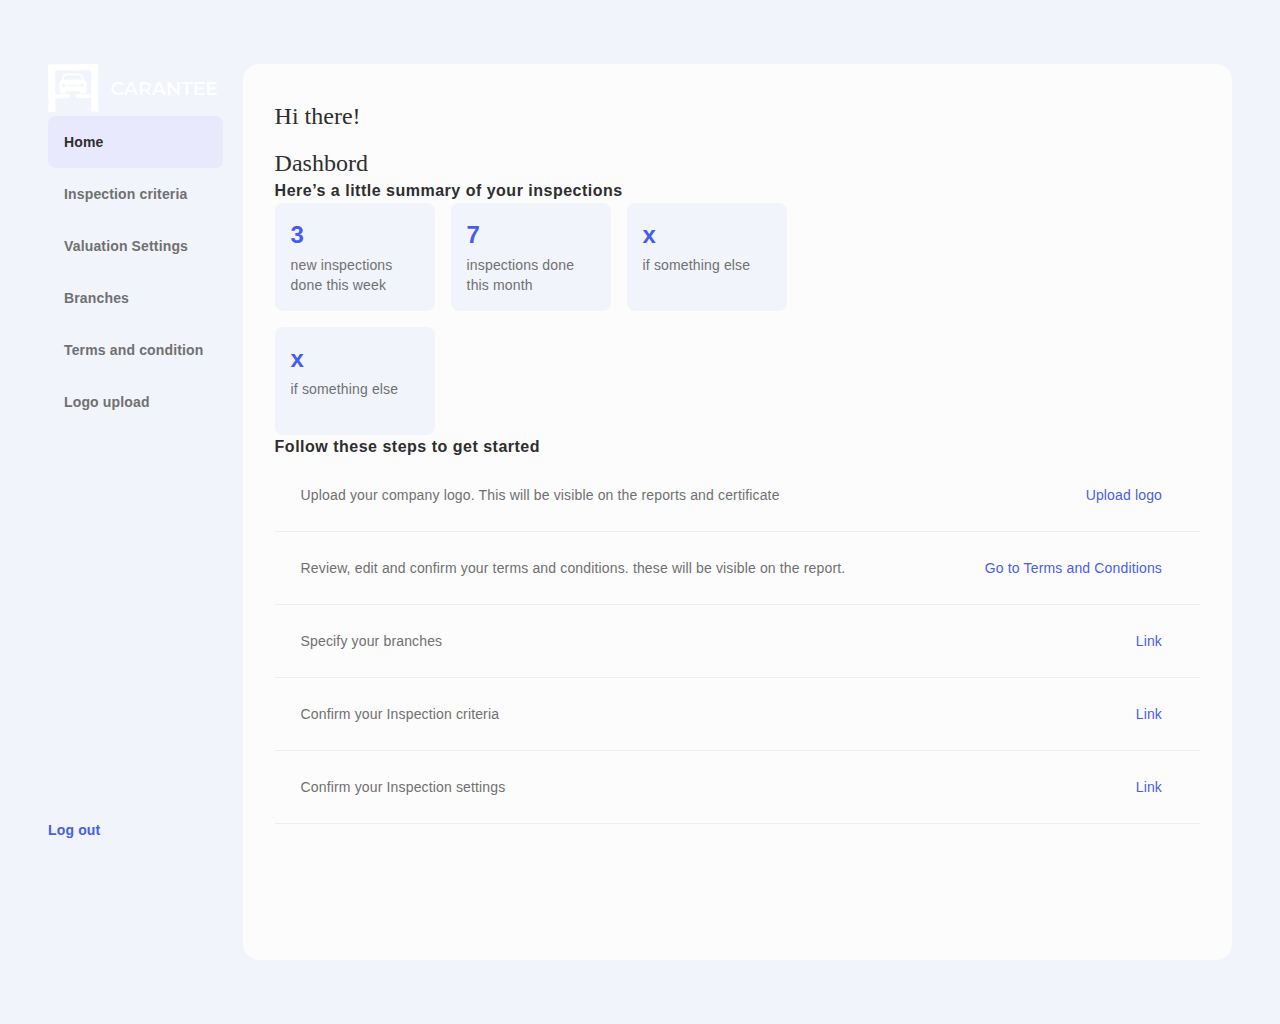
<file: index.html>
<!DOCTYPE html>
<html lang="en">

<head>
    <meta charset="UTF-8">
    <meta http-equiv="X-UA-Compatible" content="IE=edge">
    <meta name="viewport" content="width=device-width, initial-scale=1.0">
    <title>Document</title>
    <link rel="stylesheet" href="./assets/css/style.css">
    <link rel="stylesheet" href="./assets/css/responsive.css">
    <!-- CSS only -->
    <link href="https://cdn.jsdelivr.net/npm/bootstrap@5.2.0-beta1/dist/css/bootstrap.min.css" rel="stylesheet"
        integrity="sha384-0evHe/X+R7YkIZDRvuzKMRqM+OrBnVFBL6DOitfPri4tjfHxaWutUpFmBp4vmVor" crossorigin="anonymous">
    <!-- JavaScript Bundle with Popper -->
    <script src="https://cdn.jsdelivr.net/npm/bootstrap@5.2.0-beta1/dist/js/bootstrap.bundle.min.js"
        integrity="sha384-pprn3073KE6tl6bjs2QrFaJGz5/SUsLqktiwsUTF55Jfv3qYSDhgCecCxMW52nD2"
        crossorigin="anonymous"></script>
</head>

<body>
    <div class="wrapper">
        <div class="sidebar-dashbord">
            <div class="md-sidebar mb-2">
                <div class="logo" style="width: 300px">
                    <img src="./assets/imgs/carantee-logo.png" alt="LOGO">
                </div>
                <div class="closeicon">
                    <button class="sidebar-togglebtn btn-gray" type="button" data-bs-toggle="offcanvas"
                        data-bs-target="#staticBackdrop" aria-controls="staticBackdrop">
                        ☰
                    </button>

                    <div class="offcanvas offcanvas-start" data-bs-backdrop="static" tabindex="-1" id="staticBackdrop"
                        aria-labelledby="staticBackdropLabel" style="background: #f1f4fb;">
                        <div class="offcanvas-header">
                            <div class="logo" style="width:60%">
                                <img src="./assets/imgs/carantee-logo.png" alt="LOGO">
                            </div>
                            <button type="button" class="btn-close" data-bs-dismiss="offcanvas"
                                aria-label="Close"></button>
                        </div>
                        <div class="offcanvas-body">
                            <aside class="main-sidebar" id="sidebar" style="display: block;">
                                <ul class="navBar pt-3">
                                    <a href="index.html">
                                        <li class="active">Home</li>
                                    </a>
                                    <a href="inspectionCriteria.html">
                                        <li>Inspection criteria</li>
                                    </a>
                                    <a href="ValuationSettings.html">
                                        <li>Valuation Settings</li>
                                    </a>
                                    <a href="branches.html">
                                        <li>Branches</li>
                                    </a>
                                    <a href="terms&conditions.html">
                                        <li>Terms and condition</li>
                                    </a>
                                    <a href="logoUpload.html">
                                        <li>Logo upload</li>
                                    </a>
                                </ul>
                                <div class="logout" style="margin-top: 3rem;">
                                    <a href="#">Log out</a>
                                </div>
                            </aside>
                        </div>
                    </div>
                </div>
            </div>
            <aside class="main-sidebar" id="sidebar">
                <div class="logo mb-5">
                    <img src="./assets/imgs/carantee-logo.png" alt="LOGO">
                </div>
                <ul class="navBar pt-5">
                    <a href="index.html">
                        <li class="active">Home</li>
                    </a>
                    <a href="inspectionCriteria.html">
                        <li>Inspection criteria</li>
                    </a>
                    <a href="ValuationSettings.html">
                        <li>Valuation Settings</li>
                    </a>
                    <a href="branches.html">
                        <li>Branches</li>
                    </a>
                    <a href="terms&conditions.html">
                        <li>Terms and condition</li>
                    </a>
                    <a href="logoUpload.html">
                        <li>Logo upload</li>
                    </a>
                </ul>
                <div class="logout">
                    <a href="#">Log out</a>
                </div>
            </aside>
        </div>

        <div class="content-wrapper">
            <section class="content">
                <div class="content-head">
                    <h1 class="content-title mb-5">
                        Hi there!
                    </h1>
                </div>
                <div class="inspections-summary mb-5">
                    <h1 class="content-title">Dashbord</h1>
                    <p class="summary-title"> 
                        Here’s a little summary of your inspections</p>
                    <div class="summary-container">
                        <div class="summary-box">
                            <h6 class="box-title">3</h6>
                            <p class="box-description">
                                new inspections done this week
                            </p>
                        </div>
                        <div class="summary-box">
                            <h6 class="box-title">7</h6>
                            <p class="box-description">
                                inspections done this month
                            </p>
                        </div>
                        <div class="summary-box">
                            <h6 class="box-title">x</h6>
                            <p class="box-description">
                                if something else
                            </p>
                        </div>
                        <div class="summary-box">
                            <h6 class="box-title">x</h6>
                            <p class="box-description">
                                if something else
                            </p>
                        </div>
                    </div>

                </div>
                <h5 class="content-details pb-4">
                    Follow these steps to get started
                </h5>
                <div class="details-container">
                    <div class="details-text">
                        <p>Upload your company logo. This will be visible on the reports and certificate</p>
                    </div>
                    <div class="details-link">
                        <a href="#">Upload logo</a>
                    </div>
                </div>
                <div class="details-container">
                    <div class="details-text">
                        <p>Review, edit and confirm your terms and conditions. these will be visible on the report.
                        </p>
                    </div>
                    <div class="details-link">
                        <a href="#">Go to Terms and Conditions</a>
                    </div>
                </div>
                <div class="details-container">
                    <div class="details-text">
                        <p>Specify your branches</p>
                    </div>
                    <div class="details-link">
                        <a href="#">Link</a>
                    </div>
                </div>
                <div class="details-container">
                    <div class="details-text">
                        <p>Confirm your Inspection criteria</p>
                    </div>
                    <div class="details-link">
                        <a href="#">Link</a>
                    </div>
                </div>
                <div class="details-container">
                    <div class="details-text">
                        <p>Confirm your Inspection settings</p>
                    </div>
                    <div class="details-link">
                        <a href="#">Link</a>
                    </div>
                </div>
            </section>
        </div>
    </div>

</body>

</html>
</file>
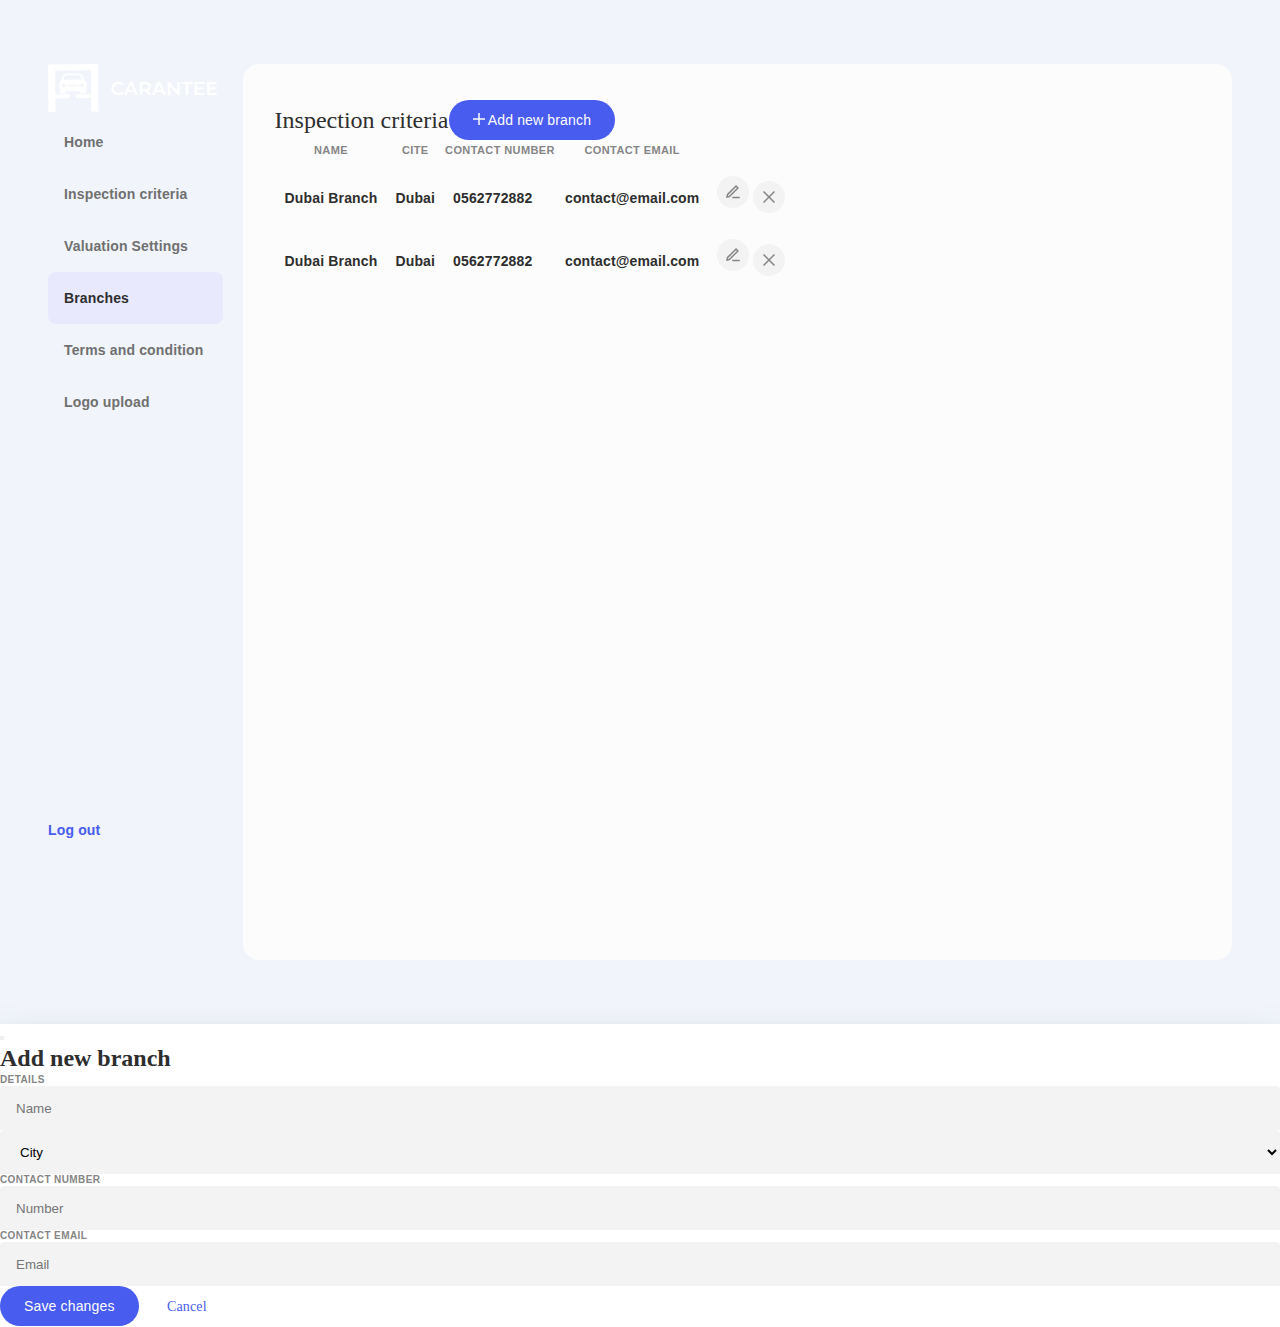
<file: branches.html>
<!DOCTYPE html>
<html lang="en">

<head>
    <meta charset="UTF-8">
    <meta http-equiv="X-UA-Compatible" content="IE=edge">
    <meta name="viewport" content="width=device-width, initial-scale=1.0">
    <title>Document</title>
    <link rel="stylesheet" href="./assets/css/style.css">
    <link rel="stylesheet" href="./assets/css/responsive.css">
    <!-- CSS only -->
    <link href="https://cdn.jsdelivr.net/npm/bootstrap@5.2.0-beta1/dist/css/bootstrap.min.css" rel="stylesheet"
        integrity="sha384-0evHe/X+R7YkIZDRvuzKMRqM+OrBnVFBL6DOitfPri4tjfHxaWutUpFmBp4vmVor" crossorigin="anonymous">
    <!-- JavaScript Bundle with Popper -->
    <script src="https://cdn.jsdelivr.net/npm/bootstrap@5.2.0-beta1/dist/js/bootstrap.bundle.min.js"
        integrity="sha384-pprn3073KE6tl6bjs2QrFaJGz5/SUsLqktiwsUTF55Jfv3qYSDhgCecCxMW52nD2"
        crossorigin="anonymous"></script>
</head>

<body>
    <div class="wrapper">
        <div class="sidebar-dashbord">
            <div class="md-sidebar mb-2">
                <div class="logo" style="width: 300px">
                    <img src="./assets/imgs/carantee-logo.png" alt="LOGO">
                </div>
                <div class="closeicon">
                    <button class="sidebar-togglebtn btn-gray" type="button" data-bs-toggle="offcanvas"
                        data-bs-target="#staticBackdrop" aria-controls="staticBackdrop">
                        ☰
                    </button>

                    <div class="offcanvas offcanvas-start" data-bs-backdrop="static" tabindex="-1" id="staticBackdrop"
                        aria-labelledby="staticBackdropLabel" style="background: #f1f4fb;">
                        <div class="offcanvas-header">
                            <div class="logo" style="width:60%">
                                <img src="./assets/imgs/carantee-logo.png" alt="LOGO">
                            </div>
                            <button type="button" class="btn-close" data-bs-dismiss="offcanvas"
                                aria-label="Close"></button>
                        </div>
                        <div class="offcanvas-body">
                            <aside class="main-sidebar" id="sidebar" style="display: block;">
                                <ul class="navBar pt-3">
                                    <a href="index.html">
                                        <li>Home</li>
                                    </a>
                                    <a href="inspectionCriteria.html">
                                        <li>Inspection criteria</li>
                                    </a>
                                    <a href="ValuationSettings.html">
                                        <li>Valuation Settings</li>
                                    </a>
                                    <a href="branches.html">
                                        <li class="active">Branches</li>
                                    </a>
                                    <a href="terms&conditions.html">
                                        <li>Terms and condition</li>
                                    </a>
                                    <a href="logoUpload.html">
                                        <li>Logo upload</li>
                                    </a>
                                </ul>
                                <div class="logout" style="margin-top: 3rem;">
                                    <a href="#">Log out</a>
                                </div>
                            </aside>
                        </div>
                    </div>
                </div>
            </div>
            <aside class="main-sidebar" id="sidebar">
                <div class="logo mb-5">
                    <img src="./assets/imgs/carantee-logo.png" alt="LOGO">
                </div>
                <ul class="navBar pt-5">
                    <a href="index.html">
                        <li>Home</li>
                    </a>
                    <a href="inspectionCriteria.html">
                        <li>Inspection criteria</li>
                    </a>
                    <a href="ValuationSettings.html">
                        <li>Valuation Settings</li>
                    </a>
                    <a href="branches.html">
                        <li class="active">Branches</li>
                    </a>
                    <a href="terms&conditions.html">
                        <li>Terms and condition</li>
                    </a>
                    <a href="logoUpload.html">
                        <li>Logo upload</li>
                    </a>
                </ul>
                <div class="logout">
                    <a href="#">Log out</a>
                </div>
            </aside>
        </div>

        <div class="content-wrapper">
            <section class="content">
                <div class="content-head justify-content-between">
                    <h1 class="content-title">
                        Inspection criteria
                    </h1>
                    <div class="d-flex align-items-center gap-2 flex-wrap">
                        <button type="button" class="blue-btn" data-bs-toggle="modal" data-bs-target="#exampleModal">
                            <svg class="me-2" width="12" height="12" viewBox="0 0 12 12" fill="none"
                                xmlns="http://www.w3.org/2000/svg">
                                <path d="M12 6.75H6.75V12H5.25V6.75H0V5.25H5.25V0H6.75V5.25H12V6.75Z" fill="#FCFCFC" />
                            </svg>
                            Add new branch
                        </button>
                    </div>
                </div>
                <div class="branches-table mt-5">
                    <table class="table table-hover">
                        <thead>
                            <tr class="branchesTable-title">
                                <th scope="col">Name</th>
                                <th scope="col">Cite</th>
                                <th scope="col">contact number</th>
                                <th scope="col">contact email</th>
                                <th scope="col"></th>
                            </tr>
                        </thead>
                        <tbody>
                            <tr class="branchesTable-description">
                                <td>Dubai Branch</td>
                                <td>Dubai</td>
                                <td>0562772882</td>
                                <td>contact@email.com</td>
                                <td>
                                    <div class="edit-delet-btn d-flex justify-content-center gap-2">
                                        <div class="tooltipbtn">
                                            <p>
                                                <svg width="24" height="24" viewBox="0 0 24 24" fill="none"
                                                    xmlns="http://www.w3.org/2000/svg">
                                                    <path d="M12 17.5049L18 17.5049" stroke="#858585" stroke-width="1.5"
                                                        stroke-linecap="square" stroke-linejoin="round" />
                                                    <path
                                                        d="M15.087 6L15.6173 5.46967C15.4766 5.32902 15.2859 5.25 15.087 5.25C14.888 5.25 14.6973 5.32902 14.5566 5.46967L15.087 6ZM6.47826 14.6087L5.94793 14.0784C5.84323 14.1831 5.77186 14.3164 5.74283 14.4616L6.47826 14.6087ZM6 17L5.26456 16.8529L5.04393 17.9561L6.14709 17.7354L6 17ZM8.3913 16.5217L8.53839 17.2572C8.68358 17.2281 8.81693 17.1568 8.92163 17.0521L8.3913 16.5217ZM17 7.91304L17.5303 8.44337C17.8232 8.15048 17.8232 7.67561 17.5303 7.38271L17 7.91304ZM14.5566 5.46967L5.94793 14.0784L7.00859 15.139L15.6173 6.53033L14.5566 5.46967ZM5.74283 14.4616L5.26456 16.8529L6.73544 17.1471L7.2137 14.7558L5.74283 14.4616ZM6.14709 17.7354L8.53839 17.2572L8.24422 15.7863L5.85291 16.2646L6.14709 17.7354ZM8.92163 17.0521L17.5303 8.44337L16.4697 7.38271L7.86097 15.9914L8.92163 17.0521ZM17.5303 7.38271L15.6173 5.46967L14.5566 6.53033L16.4697 8.44337L17.5303 7.38271Z"
                                                        fill="#858585" />
                                                </svg>
                                            </p>
                                            <span class="tooltiptext">Edit</span>
                                        </div>
                                        <div class="tooltipbtn">
                                            <p>
                                                <svg width="14" height="14" viewBox="0 0 14 14" fill="none"
                                                    xmlns="http://www.w3.org/2000/svg">
                                                    <path d="M11.9498 2.05029L2.05027 11.9498" stroke="#858585"
                                                        stroke-width="1.5" stroke-linecap="square"
                                                        stroke-linejoin="round" />
                                                    <path d="M2.05023 2.05029L11.9497 11.9498" stroke="#858585"
                                                        stroke-width="1.5" stroke-linecap="square"
                                                        stroke-linejoin="round" />
                                                </svg>
                                            </p>
                                            <span class="tooltiptext">Remove</span>
                                        </div>
                                    </div>
                                </td>
                            </tr>
                            <tr class="branchesTable-description">
                                <td>Dubai Branch</td>
                                <td>Dubai</td>
                                <td>0562772882</td>
                                <td>contact@email.com</td>
                                <td>
                                    <div class="edit-delet-btn d-flex justify-content-center gap-2">
                                        <div class="tooltipbtn">
                                            <p>
                                                <svg width="24" height="24" viewBox="0 0 24 24" fill="none"
                                                    xmlns="http://www.w3.org/2000/svg">
                                                    <path d="M12 17.5049L18 17.5049" stroke="#858585" stroke-width="1.5"
                                                        stroke-linecap="square" stroke-linejoin="round" />
                                                    <path
                                                        d="M15.087 6L15.6173 5.46967C15.4766 5.32902 15.2859 5.25 15.087 5.25C14.888 5.25 14.6973 5.32902 14.5566 5.46967L15.087 6ZM6.47826 14.6087L5.94793 14.0784C5.84323 14.1831 5.77186 14.3164 5.74283 14.4616L6.47826 14.6087ZM6 17L5.26456 16.8529L5.04393 17.9561L6.14709 17.7354L6 17ZM8.3913 16.5217L8.53839 17.2572C8.68358 17.2281 8.81693 17.1568 8.92163 17.0521L8.3913 16.5217ZM17 7.91304L17.5303 8.44337C17.8232 8.15048 17.8232 7.67561 17.5303 7.38271L17 7.91304ZM14.5566 5.46967L5.94793 14.0784L7.00859 15.139L15.6173 6.53033L14.5566 5.46967ZM5.74283 14.4616L5.26456 16.8529L6.73544 17.1471L7.2137 14.7558L5.74283 14.4616ZM6.14709 17.7354L8.53839 17.2572L8.24422 15.7863L5.85291 16.2646L6.14709 17.7354ZM8.92163 17.0521L17.5303 8.44337L16.4697 7.38271L7.86097 15.9914L8.92163 17.0521ZM17.5303 7.38271L15.6173 5.46967L14.5566 6.53033L16.4697 8.44337L17.5303 7.38271Z"
                                                        fill="#858585" />
                                                </svg>
                                            </p>
                                            <span class="tooltiptext">Edit</span>
                                        </div>
                                        <div class="tooltipbtn">
                                            <p>
                                                <svg width="14" height="14" viewBox="0 0 14 14" fill="none"
                                                    xmlns="http://www.w3.org/2000/svg">
                                                    <path d="M11.9498 2.05029L2.05027 11.9498" stroke="#858585"
                                                        stroke-width="1.5" stroke-linecap="square"
                                                        stroke-linejoin="round" />
                                                    <path d="M2.05023 2.05029L11.9497 11.9498" stroke="#858585"
                                                        stroke-width="1.5" stroke-linecap="square"
                                                        stroke-linejoin="round" />
                                                </svg>
                                            </p>
                                            <span class="tooltiptext">Remove</span>
                                        </div>
                                    </div>
                                </td>
                            </tr>
                        </tbody>
                    </table>
                </div>
            </section>
        </div>
    </div>


    <!-- Modal -->
    <div class="modal fade mt-5 pt-5" id="exampleModal" tabindex="-1" aria-labelledby="exampleModalLabel"
        aria-hidden="true">
        <div class="modal-dialog">
            <div class="modal-content p-3">
                <div class="modal-header">
                    <button type="button" class="btn-close" data-bs-dismiss="modal" aria-label="Close"></button>
                </div>
                <div class="modal-body">
                    <h5 class="modalTitle">Add new branch</h5>
                    <div class="modal-form mt-4 ">
                        <div class="row justify-content-center align-items-center mb-3">
                            <div class="col-2">
                                <p class="modalForm-title">
                                    details
                                </p>
                            </div>
                            <div class="col-5">
                                <input class="modalForm-input" type="text" placeholder="Name">
                            </div>
                            <div class="col-5">
                                <select class="modalForm-input pe-auto">
                                    <option selected>City</option>
                                    <option value="1">One</option>
                                    <option value="2">Two</option>
                                    <option value="3">Three</option>
                                </select>
                            </div>
                        </div>
                        <div class="row justify-content-center align-items-center mb-3">
                            <div class="col-2">
                                <p class="modalForm-title">
                                    contact number
                                </p>
                            </div>
                            <div class="col-10">
                                <input class="modalForm-input" type="text" placeholder="Number">
                            </div>
                        </div>
                        <div class="row justify-content-center align-items-center mb-3">
                            <div class="col-2">
                                <p class="modalForm-title">
                                    Contact email
                                </p>
                            </div>
                            <div class="col-10">
                                <input class="modalForm-input" type="text" placeholder="Email">
                            </div>
                        </div>
                    </div>
                </div>
                <div class="modal-footer justify-content-start">
                    <button type="button" class="blue-btn">Save changes</button>
                    <button type="button" class="revert-btn" data-bs-dismiss="modal">Cancel</button>
                </div>
            </div>
        </div>
    </div>
</body>

</html>
</file>
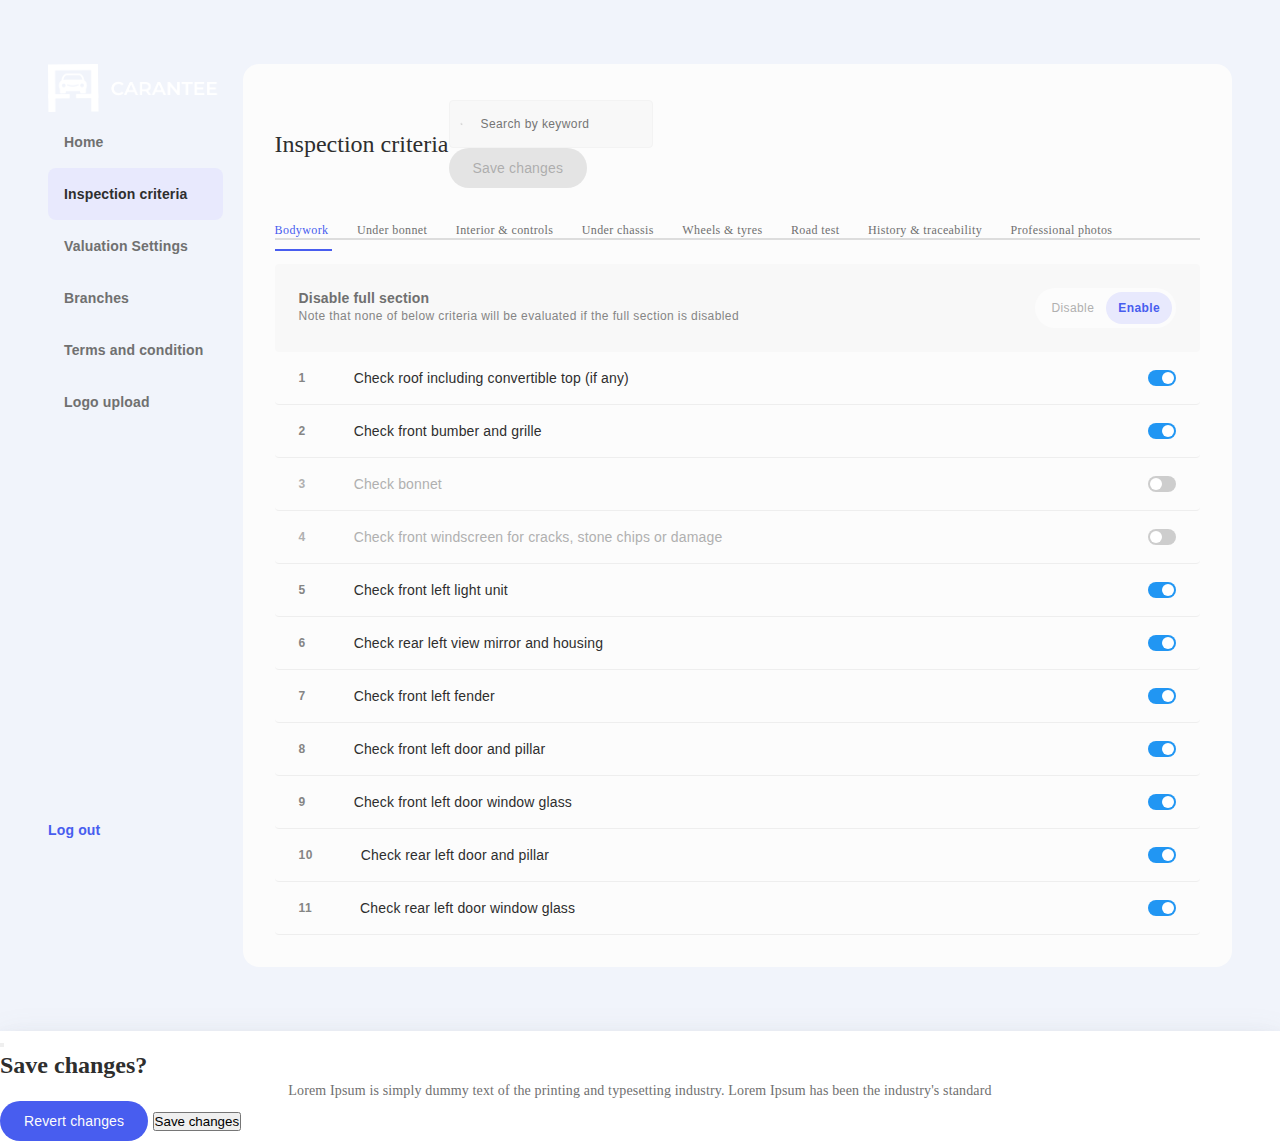
<file: inspectionCriteria.html>
<!DOCTYPE html>
<html lang="en">

<head>
    <meta charset="UTF-8">
    <meta http-equiv="X-UA-Compatible" content="IE=edge">
    <meta name="viewport" content="width=device-width, initial-scale=1.0">
    <title>Document</title>
    <link rel="stylesheet" href="./assets/css/style.css">
    <link rel="stylesheet" href="./assets/css/responsive.css">
    <!-- CSS only -->
    <link href="https://cdn.jsdelivr.net/npm/bootstrap@5.2.0-beta1/dist/css/bootstrap.min.css" rel="stylesheet"
        integrity="sha384-0evHe/X+R7YkIZDRvuzKMRqM+OrBnVFBL6DOitfPri4tjfHxaWutUpFmBp4vmVor" crossorigin="anonymous">
    <!-- JavaScript Bundle with Popper -->
    <script src="https://cdn.jsdelivr.net/npm/bootstrap@5.2.0-beta1/dist/js/bootstrap.bundle.min.js"
        integrity="sha384-pprn3073KE6tl6bjs2QrFaJGz5/SUsLqktiwsUTF55Jfv3qYSDhgCecCxMW52nD2"
        crossorigin="anonymous"></script>
</head>

<body>
    <div class="wrapper">
        <div class="sidebar-dashbord">
            <div class="md-sidebar mb-2">
                <div class="logo" style="width: 300px">
                    <img src="./assets/imgs/carantee-logo.png" alt="LOGO">
                </div>
                <div class="closeicon">
                    <button class="sidebar-togglebtn btn-gray" type="button" data-bs-toggle="offcanvas"
                        data-bs-target="#staticBackdrop" aria-controls="staticBackdrop">
                        ☰
                    </button>

                    <div class="offcanvas offcanvas-start" data-bs-backdrop="static" tabindex="-1" id="staticBackdrop"
                        aria-labelledby="staticBackdropLabel" style="background: #f1f4fb;">
                        <div class="offcanvas-header">
                            <div class="logo" style="width:60%">
                                <img src="./assets/imgs/carantee-logo.png" alt="LOGO">
                            </div>
                            <button type="button" class="btn-close" data-bs-dismiss="offcanvas"
                                aria-label="Close"></button>
                        </div>
                        <div class="offcanvas-body">
                            <aside class="main-sidebar" id="sidebar" style="display: block;">
                                <ul class="navBar pt-3">
                                    <a href="index.html">
                                        <li>Home</li>
                                    </a>
                                    <a href="inspectionCriteria.html">
                                        <li class="active">Inspection criteria</li>
                                    </a>
                                    <a href="ValuationSettings.html">
                                        <li>Valuation Settings</li>
                                    </a>
                                    <a href="branches.html">
                                        <li>Branches</li>
                                    </a>
                                    <a href="terms&conditions.html">
                                        <li>Terms and condition</li>
                                    </a>
                                    <a href="logoUpload.html">
                                        <li>Logo upload</li>
                                    </a>
                                </ul>
                                <div class="logout" style="margin-top: 3rem;">
                                    <a href="#">Log out</a>
                                </div>
                            </aside>
                        </div>
                    </div>
                </div>
            </div>
            <aside class="main-sidebar" id="sidebar">
                <div class="logo mb-5">
                    <img src="./assets/imgs/carantee-logo.png" alt="LOGO">
                </div>
                <ul class="navBar pt-5">
                    <a href="index.html">
                        <li>Home</li>
                    </a>
                    <a href="inspectionCriteria.html">
                        <li class="active">Inspection criteria</li>
                    </a>
                    <a href="ValuationSettings.html">
                        <li>Valuation Settings</li>
                    </a>
                    <a href="branches.html">
                        <li>Branches</li>
                    </a>
                    <a href="terms&conditions.html">
                        <li>Terms and condition</li>
                    </a>
                    <a href="logoUpload.html">
                        <li>Logo upload</li>
                    </a>
                </ul>
                <div class="logout">
                    <a href="#">Log out</a>
                </div>
            </aside>
        </div>

        <div class="content-wrapper">
            <div class="content">
                <div class="content-head justify-content-between">
                    <h1 class="content-title">
                        Inspection criteria
                    </h1>
                    <div class="d-flex align-items-center gap-2 flex-wrap">
                        <div class="inspection-search">
                            <svg width="24" height="24" viewBox="0 0 24 24" fill="none"
                                xmlns="http://www.w3.org/2000/svg">
                                <circle cx="11.0039" cy="11.4004" r="5.25" stroke="#858585" stroke-width="1.5" />
                                <path d="M15.6055 15.8008L17.998 18.1934" stroke="#858585" stroke-width="1.5"
                                    stroke-linecap="round" />
                            </svg>
                            <input type="search" class="search-input" placeholder="Search by keyword">
                        </div>
                        <button type="button" class="gray-btn" data-bs-toggle="modal"
                            data-bs-target="#exampleModal">Save changes</button>
                    </div>
                </div>
                <div class="content-nav">
                    <main>
                        <input class="content-input" id="tab1" type="radio" name="tabs" checked>
                        <label class="content-label" for="tab1">Bodywork
                            <span>
                                <svg width="16" height="16" viewBox="0 0 16 16" fill="none"
                                    xmlns="http://www.w3.org/2000/svg">
                                    <circle cx="8" cy="8" r="1.5" fill="#CDCDCD" />
                                    <path
                                        d="M2 8L1.46967 7.46968L0.93934 8.00001L1.46967 8.53034L2 8ZM14 8L14.5303 8.53034L15.0607 8.00001L14.5303 7.46968L14 8ZM11.5355 10.4645L11.0052 9.93413L11.5355 10.4645ZM4.46448 10.4645L3.93415 10.9948L4.46448 10.4645ZM11.5355 5.53553L11.0052 6.06586L11.5355 5.53553ZM2.53033 8.53033L4.99479 6.06586L3.93412 5.0052L1.46967 7.46968L2.53033 8.53033ZM11.0052 6.06586L13.4697 8.53033L14.5303 7.46968L12.0659 5.0052L11.0052 6.06586ZM13.4697 7.46967L11.0052 9.93413L12.0658 10.9948L14.5303 8.53034L13.4697 7.46967ZM4.99481 9.93413L2.53033 7.46967L1.46967 8.53034L3.93415 10.9948L4.99481 9.93413ZM11.0052 9.93413C9.34547 11.5938 6.65453 11.5938 4.99481 9.93413L3.93415 10.9948C6.17966 13.2403 9.82034 13.2403 12.0658 10.9948L11.0052 9.93413ZM4.99479 6.06586C6.65452 4.40611 9.34548 4.40611 11.0052 6.06586L12.0659 5.0052C9.82036 2.75967 6.17964 2.75966 3.93412 5.0052L4.99479 6.06586Z"
                                        fill="#CDCDCD" />
                                    <path d="M3 13L13 3" stroke="#CDCDCD" stroke-width="1.5" />
                                </svg>
                            </span>
                        </label>
                        <input class="content-input" id="tab2" type="radio" name="tabs">
                        <label class="content-label" for="tab2">Under bonnet
                            <span>
                                <svg width="16" height="16" viewBox="0 0 16 16" fill="none"
                                    xmlns="http://www.w3.org/2000/svg">
                                    <circle cx="8" cy="8" r="1.5" fill="#CDCDCD" />
                                    <path
                                        d="M2 8L1.46967 7.46968L0.93934 8.00001L1.46967 8.53034L2 8ZM14 8L14.5303 8.53034L15.0607 8.00001L14.5303 7.46968L14 8ZM11.5355 10.4645L11.0052 9.93413L11.5355 10.4645ZM4.46448 10.4645L3.93415 10.9948L4.46448 10.4645ZM11.5355 5.53553L11.0052 6.06586L11.5355 5.53553ZM2.53033 8.53033L4.99479 6.06586L3.93412 5.0052L1.46967 7.46968L2.53033 8.53033ZM11.0052 6.06586L13.4697 8.53033L14.5303 7.46968L12.0659 5.0052L11.0052 6.06586ZM13.4697 7.46967L11.0052 9.93413L12.0658 10.9948L14.5303 8.53034L13.4697 7.46967ZM4.99481 9.93413L2.53033 7.46967L1.46967 8.53034L3.93415 10.9948L4.99481 9.93413ZM11.0052 9.93413C9.34547 11.5938 6.65453 11.5938 4.99481 9.93413L3.93415 10.9948C6.17966 13.2403 9.82034 13.2403 12.0658 10.9948L11.0052 9.93413ZM4.99479 6.06586C6.65452 4.40611 9.34548 4.40611 11.0052 6.06586L12.0659 5.0052C9.82036 2.75967 6.17964 2.75966 3.93412 5.0052L4.99479 6.06586Z"
                                        fill="#CDCDCD" />
                                    <path d="M3 13L13 3" stroke="#CDCDCD" stroke-width="1.5" />
                                </svg>
                            </span>
                        </label>
                        <input class="content-input" id="tab3" type="radio" name="tabs">
                        <label class="content-label" for="tab3">Interior & controls
                            <span>
                                <svg width="16" height="16" viewBox="0 0 16 16" fill="none"
                                    xmlns="http://www.w3.org/2000/svg">
                                    <circle cx="8" cy="8" r="1.5" fill="#CDCDCD" />
                                    <path
                                        d="M2 8L1.46967 7.46968L0.93934 8.00001L1.46967 8.53034L2 8ZM14 8L14.5303 8.53034L15.0607 8.00001L14.5303 7.46968L14 8ZM11.5355 10.4645L11.0052 9.93413L11.5355 10.4645ZM4.46448 10.4645L3.93415 10.9948L4.46448 10.4645ZM11.5355 5.53553L11.0052 6.06586L11.5355 5.53553ZM2.53033 8.53033L4.99479 6.06586L3.93412 5.0052L1.46967 7.46968L2.53033 8.53033ZM11.0052 6.06586L13.4697 8.53033L14.5303 7.46968L12.0659 5.0052L11.0052 6.06586ZM13.4697 7.46967L11.0052 9.93413L12.0658 10.9948L14.5303 8.53034L13.4697 7.46967ZM4.99481 9.93413L2.53033 7.46967L1.46967 8.53034L3.93415 10.9948L4.99481 9.93413ZM11.0052 9.93413C9.34547 11.5938 6.65453 11.5938 4.99481 9.93413L3.93415 10.9948C6.17966 13.2403 9.82034 13.2403 12.0658 10.9948L11.0052 9.93413ZM4.99479 6.06586C6.65452 4.40611 9.34548 4.40611 11.0052 6.06586L12.0659 5.0052C9.82036 2.75967 6.17964 2.75966 3.93412 5.0052L4.99479 6.06586Z"
                                        fill="#CDCDCD" />
                                    <path d="M3 13L13 3" stroke="#CDCDCD" stroke-width="1.5" />
                                </svg>
                            </span>
                        </label>
                        <input class="content-input" id="tab4" type="radio" name="tabs">
                        <label class="content-label" for="tab4">Under chassis
                            <span>
                                <svg width="16" height="16" viewBox="0 0 16 16" fill="none"
                                    xmlns="http://www.w3.org/2000/svg">
                                    <circle cx="8" cy="8" r="1.5" fill="#CDCDCD" />
                                    <path
                                        d="M2 8L1.46967 7.46968L0.93934 8.00001L1.46967 8.53034L2 8ZM14 8L14.5303 8.53034L15.0607 8.00001L14.5303 7.46968L14 8ZM11.5355 10.4645L11.0052 9.93413L11.5355 10.4645ZM4.46448 10.4645L3.93415 10.9948L4.46448 10.4645ZM11.5355 5.53553L11.0052 6.06586L11.5355 5.53553ZM2.53033 8.53033L4.99479 6.06586L3.93412 5.0052L1.46967 7.46968L2.53033 8.53033ZM11.0052 6.06586L13.4697 8.53033L14.5303 7.46968L12.0659 5.0052L11.0052 6.06586ZM13.4697 7.46967L11.0052 9.93413L12.0658 10.9948L14.5303 8.53034L13.4697 7.46967ZM4.99481 9.93413L2.53033 7.46967L1.46967 8.53034L3.93415 10.9948L4.99481 9.93413ZM11.0052 9.93413C9.34547 11.5938 6.65453 11.5938 4.99481 9.93413L3.93415 10.9948C6.17966 13.2403 9.82034 13.2403 12.0658 10.9948L11.0052 9.93413ZM4.99479 6.06586C6.65452 4.40611 9.34548 4.40611 11.0052 6.06586L12.0659 5.0052C9.82036 2.75967 6.17964 2.75966 3.93412 5.0052L4.99479 6.06586Z"
                                        fill="#CDCDCD" />
                                    <path d="M3 13L13 3" stroke="#CDCDCD" stroke-width="1.5" />
                                </svg>
                            </span>
                        </label>
                        <input class="content-input" id="tab5" type="radio" name="tabs">
                        <label class="content-label" for="tab5">Wheels & tyres
                            <span>
                                <svg width="16" height="16" viewBox="0 0 16 16" fill="none"
                                    xmlns="http://www.w3.org/2000/svg">
                                    <circle cx="8" cy="8" r="1.5" fill="#CDCDCD" />
                                    <path
                                        d="M2 8L1.46967 7.46968L0.93934 8.00001L1.46967 8.53034L2 8ZM14 8L14.5303 8.53034L15.0607 8.00001L14.5303 7.46968L14 8ZM11.5355 10.4645L11.0052 9.93413L11.5355 10.4645ZM4.46448 10.4645L3.93415 10.9948L4.46448 10.4645ZM11.5355 5.53553L11.0052 6.06586L11.5355 5.53553ZM2.53033 8.53033L4.99479 6.06586L3.93412 5.0052L1.46967 7.46968L2.53033 8.53033ZM11.0052 6.06586L13.4697 8.53033L14.5303 7.46968L12.0659 5.0052L11.0052 6.06586ZM13.4697 7.46967L11.0052 9.93413L12.0658 10.9948L14.5303 8.53034L13.4697 7.46967ZM4.99481 9.93413L2.53033 7.46967L1.46967 8.53034L3.93415 10.9948L4.99481 9.93413ZM11.0052 9.93413C9.34547 11.5938 6.65453 11.5938 4.99481 9.93413L3.93415 10.9948C6.17966 13.2403 9.82034 13.2403 12.0658 10.9948L11.0052 9.93413ZM4.99479 6.06586C6.65452 4.40611 9.34548 4.40611 11.0052 6.06586L12.0659 5.0052C9.82036 2.75967 6.17964 2.75966 3.93412 5.0052L4.99479 6.06586Z"
                                        fill="#CDCDCD" />
                                    <path d="M3 13L13 3" stroke="#CDCDCD" stroke-width="1.5" />
                                </svg>
                            </span>
                        </label>
                        <input class="content-input" id="tab6" type="radio" name="tabs">
                        <label class="content-label" for="tab6">Road test
                            <span>
                                <svg width="16" height="16" viewBox="0 0 16 16" fill="none"
                                    xmlns="http://www.w3.org/2000/svg">
                                    <circle cx="8" cy="8" r="1.5" fill="#CDCDCD" />
                                    <path
                                        d="M2 8L1.46967 7.46968L0.93934 8.00001L1.46967 8.53034L2 8ZM14 8L14.5303 8.53034L15.0607 8.00001L14.5303 7.46968L14 8ZM11.5355 10.4645L11.0052 9.93413L11.5355 10.4645ZM4.46448 10.4645L3.93415 10.9948L4.46448 10.4645ZM11.5355 5.53553L11.0052 6.06586L11.5355 5.53553ZM2.53033 8.53033L4.99479 6.06586L3.93412 5.0052L1.46967 7.46968L2.53033 8.53033ZM11.0052 6.06586L13.4697 8.53033L14.5303 7.46968L12.0659 5.0052L11.0052 6.06586ZM13.4697 7.46967L11.0052 9.93413L12.0658 10.9948L14.5303 8.53034L13.4697 7.46967ZM4.99481 9.93413L2.53033 7.46967L1.46967 8.53034L3.93415 10.9948L4.99481 9.93413ZM11.0052 9.93413C9.34547 11.5938 6.65453 11.5938 4.99481 9.93413L3.93415 10.9948C6.17966 13.2403 9.82034 13.2403 12.0658 10.9948L11.0052 9.93413ZM4.99479 6.06586C6.65452 4.40611 9.34548 4.40611 11.0052 6.06586L12.0659 5.0052C9.82036 2.75967 6.17964 2.75966 3.93412 5.0052L4.99479 6.06586Z"
                                        fill="#CDCDCD" />
                                    <path d="M3 13L13 3" stroke="#CDCDCD" stroke-width="1.5" />
                                </svg>
                            </span>
                        </label>
                        <input class="content-input" id="tab7" type="radio" name="tabs">
                        <label class="content-label" for="tab7">History & traceability
                            <span>
                                <svg width="16" height="16" viewBox="0 0 16 16" fill="none"
                                    xmlns="http://www.w3.org/2000/svg">
                                    <circle cx="8" cy="8" r="1.5" fill="#CDCDCD" />
                                    <path
                                        d="M2 8L1.46967 7.46968L0.93934 8.00001L1.46967 8.53034L2 8ZM14 8L14.5303 8.53034L15.0607 8.00001L14.5303 7.46968L14 8ZM11.5355 10.4645L11.0052 9.93413L11.5355 10.4645ZM4.46448 10.4645L3.93415 10.9948L4.46448 10.4645ZM11.5355 5.53553L11.0052 6.06586L11.5355 5.53553ZM2.53033 8.53033L4.99479 6.06586L3.93412 5.0052L1.46967 7.46968L2.53033 8.53033ZM11.0052 6.06586L13.4697 8.53033L14.5303 7.46968L12.0659 5.0052L11.0052 6.06586ZM13.4697 7.46967L11.0052 9.93413L12.0658 10.9948L14.5303 8.53034L13.4697 7.46967ZM4.99481 9.93413L2.53033 7.46967L1.46967 8.53034L3.93415 10.9948L4.99481 9.93413ZM11.0052 9.93413C9.34547 11.5938 6.65453 11.5938 4.99481 9.93413L3.93415 10.9948C6.17966 13.2403 9.82034 13.2403 12.0658 10.9948L11.0052 9.93413ZM4.99479 6.06586C6.65452 4.40611 9.34548 4.40611 11.0052 6.06586L12.0659 5.0052C9.82036 2.75967 6.17964 2.75966 3.93412 5.0052L4.99479 6.06586Z"
                                        fill="#CDCDCD" />
                                    <path d="M3 13L13 3" stroke="#CDCDCD" stroke-width="1.5" />
                                </svg>
                            </span>
                        </label>
                        <input class="content-input" id="tab8" type="radio" name="tabs">
                        <label class="content-label" for="tab8">Professional photos
                            <span>
                                <svg width="16" height="16" viewBox="0 0 16 16" fill="none"
                                    xmlns="http://www.w3.org/2000/svg">
                                    <circle cx="8" cy="8" r="1.5" fill="#CDCDCD" />
                                    <path
                                        d="M2 8L1.46967 7.46968L0.93934 8.00001L1.46967 8.53034L2 8ZM14 8L14.5303 8.53034L15.0607 8.00001L14.5303 7.46968L14 8ZM11.5355 10.4645L11.0052 9.93413L11.5355 10.4645ZM4.46448 10.4645L3.93415 10.9948L4.46448 10.4645ZM11.5355 5.53553L11.0052 6.06586L11.5355 5.53553ZM2.53033 8.53033L4.99479 6.06586L3.93412 5.0052L1.46967 7.46968L2.53033 8.53033ZM11.0052 6.06586L13.4697 8.53033L14.5303 7.46968L12.0659 5.0052L11.0052 6.06586ZM13.4697 7.46967L11.0052 9.93413L12.0658 10.9948L14.5303 8.53034L13.4697 7.46967ZM4.99481 9.93413L2.53033 7.46967L1.46967 8.53034L3.93415 10.9948L4.99481 9.93413ZM11.0052 9.93413C9.34547 11.5938 6.65453 11.5938 4.99481 9.93413L3.93415 10.9948C6.17966 13.2403 9.82034 13.2403 12.0658 10.9948L11.0052 9.93413ZM4.99479 6.06586C6.65452 4.40611 9.34548 4.40611 11.0052 6.06586L12.0659 5.0052C9.82036 2.75967 6.17964 2.75966 3.93412 5.0052L4.99479 6.06586Z"
                                        fill="#CDCDCD" />
                                    <path d="M3 13L13 3" stroke="#CDCDCD" stroke-width="1.5" />
                                </svg>
                            </span>
                        </label>
                        <section class="content-section" id="content1">
                            <div class="enableDisabal">
                                <div class="enableDisable-text">
                                    <h6 class="enableDisabal-title">Disable full section</h6>
                                    <p class="enableDisabal-description">Note that none of below criteria will be
                                        evaluated if the full section is disabled</p>
                                </div>
                                <div class="enableDisable-btns">
                                    <button class="disable-btn">Disable</button>
                                    <button type="button" autofocus class="enable-btn">Enable</button>
                                </div>
                            </div>
                            <div class="enabledisable-row mt-5">
                                <p class="enablesdisable-rowId">1</p>
                                <p class="enabledisable-rowDetail">
                                    Check roof including convertible top (if any)
                                </p>
                                <div class="enabledisable-toggleBtn">
                                    <label class="switch">
                                        <input type="checkbox" checked>
                                        <span class="slider round"></span>
                                    </label>
                                </div>
                            </div>
                            <div class="enabledisable-row">
                                <p class="enablesdisable-rowId">2</p>
                                <p class="enabledisable-rowDetail">
                                    Check front bumber and grille
                                </p>
                                <div class="enabledisable-toggleBtn">
                                    <label class="switch">
                                        <input type="checkbox" checked>
                                        <span class="slider round"></span>
                                    </label>
                                </div>
                            </div>
                            <div class="enabledisable-row">
                                <p class="enablesdisable-rowId disable-color">3</p>
                                <p class="enabledisable-rowDetail disable-color">
                                    Check bonnet
                                </p>
                                <div class="enabledisable-toggleBtn">
                                    <label class="switch">
                                        <input type="checkbox">
                                        <span class="slider round"></span>
                                    </label>
                                </div>
                            </div>
                            <div class="enabledisable-row">
                                <p class="enablesdisable-rowId disable-color">4</p>
                                <p class="enabledisable-rowDetail disable-color">
                                    Check front windscreen for cracks, stone chips or damage
                                </p>
                                <div class="enabledisable-toggleBtn">
                                    <label class="switch">
                                        <input type="checkbox">
                                        <span class="slider round"></span>
                                    </label>
                                </div>
                            </div>
                            <div class="enabledisable-row">
                                <p class="enablesdisable-rowId">5</p>
                                <p class="enabledisable-rowDetail">
                                    Check front left light unit
                                </p>
                                <div class="enabledisable-toggleBtn">
                                    <label class="switch">
                                        <input type="checkbox" checked>
                                        <span class="slider round"></span>
                                    </label>
                                </div>
                            </div>
                            <div class="enabledisable-row">
                                <p class="enablesdisable-rowId">6</p>
                                <p class="enabledisable-rowDetail">
                                    Check rear left view mirror and housing
                                </p>
                                <div class="enabledisable-toggleBtn">
                                    <label class="switch">
                                        <input type="checkbox" checked>
                                        <span class="slider round"></span>
                                    </label>
                                </div>
                            </div>
                            <div class="enabledisable-row">
                                <p class="enablesdisable-rowId">7</p>
                                <p class="enabledisable-rowDetail">
                                    Check front left fender
                                </p>
                                <div class="enabledisable-toggleBtn">
                                    <label class="switch">
                                        <input type="checkbox" checked>
                                        <span class="slider round"></span>
                                    </label>
                                </div>
                            </div>
                            <div class="enabledisable-row">
                                <p class="enablesdisable-rowId">8</p>
                                <p class="enabledisable-rowDetail">
                                    Check front left door and pillar
                                </p>
                                <div class="enabledisable-toggleBtn">
                                    <label class="switch">
                                        <input type="checkbox" checked>
                                        <span class="slider round"></span>
                                    </label>
                                </div>
                            </div>
                            <div class="enabledisable-row">
                                <p class="enablesdisable-rowId">9</p>
                                <p class="enabledisable-rowDetail">
                                    Check front left door window glass
                                </p>
                                <div class="enabledisable-toggleBtn">
                                    <label class="switch">
                                        <input type="checkbox" checked>
                                        <span class="slider round"></span>
                                    </label>
                                </div>
                            </div>
                            <div class="enabledisable-row">
                                <p class="enablesdisable-rowId">10</p>
                                <p class="enabledisable-rowDetail">
                                    Check rear left door and pillar
                                </p>
                                <div class="enabledisable-toggleBtn">
                                    <label class="switch">
                                        <input type="checkbox" checked>
                                        <span class="slider round"></span>
                                    </label>
                                </div>
                            </div>
                            <div class="enabledisable-row">
                                <p class="enablesdisable-rowId">11</p>
                                <p class="enabledisable-rowDetail">
                                    Check rear left door window glass
                                </p>
                                <div class="enabledisable-toggleBtn">
                                    <label class="switch">
                                        <input type="checkbox" checked>
                                        <span class="slider round"></span>
                                    </label>
                                </div>
                            </div>
                        </section>
                        <section class="content-section" id="content2">
                        </section>
                        <section class="content-section" id="content3">
                        </section>
                        <section class="content-section" id="content4">
                        </section>
                        <section class="content-section" id="content5">
                        </section>
                        <section class="content-section" id="content6">
                        </section>
                        <section class="content-section" id="content7">
                        </section>
                        <section class="content-section" id="content8">
                        </section>
                    </main>
                </div>
            </div>
        </div>
    </div>


    <!-- Modal -->
    <div class="modal fade mt-5 pt-5" id="exampleModal" tabindex="-1" aria-labelledby="exampleModalLabel"
        aria-hidden="true">
        <div class="modal-dialog">
            <div class="modal-content p-3">
                <div class="modal-header">
                    <button type="button" class="btn-close" data-bs-dismiss="modal" aria-label="Close"></button>
                </div>
                <div class="modal-body text-center">
                    <h5 class="modalTitle">Save changes?</h5>
                    <p class="modal-description">
                        Lorem Ipsum is simply dummy text of the printing and typesetting industry. Lorem Ipsum has been
                        the industry's standard
                    </p>
                </div>
                <div class="modal-footer justify-content-center">
                    <button type="button" class="blue-btn" data-bs-dismiss="modal">Revert changes</button>
                    <button type="button" class="save-btn">Save changes</button>
                </div>
            </div>
        </div>
    </div>

</body>

</html>
</file>
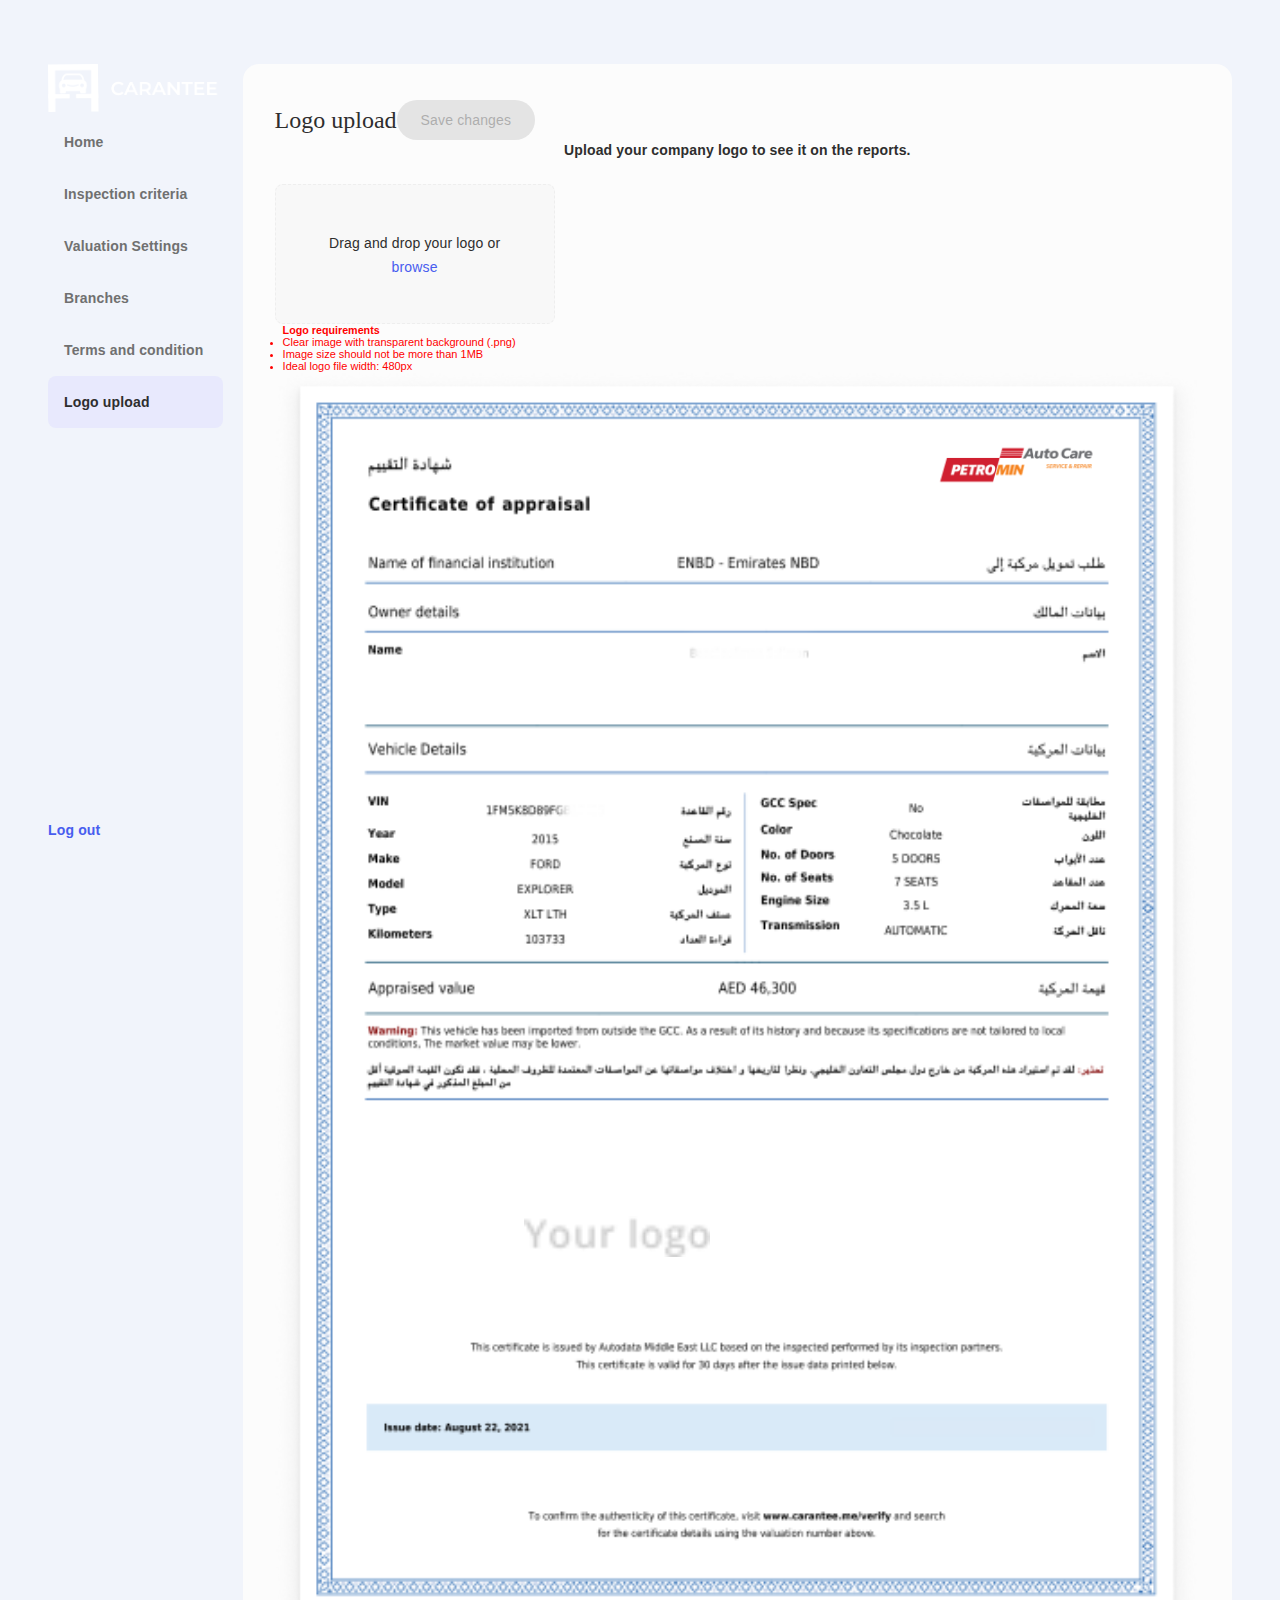
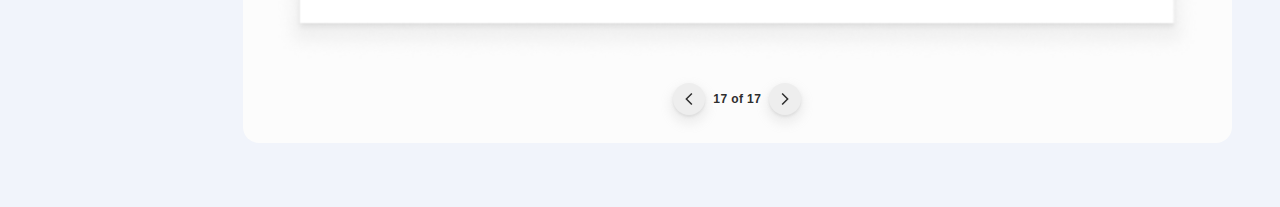
<file: logoUpload.html>
<!DOCTYPE html>
<html lang="en">

<head>
    <meta charset="UTF-8">
    <meta http-equiv="X-UA-Compatible" content="IE=edge">
    <meta name="viewport" content="width=device-width, initial-scale=1.0">
    <title>Document</title>
    <link rel="stylesheet" href="./assets/css/style.css">
    <link rel="stylesheet" href="./assets/css/responsive.css">
    <!-- CSS only -->
    <link href="https://cdn.jsdelivr.net/npm/bootstrap@5.2.0-beta1/dist/css/bootstrap.min.css" rel="stylesheet"
        integrity="sha384-0evHe/X+R7YkIZDRvuzKMRqM+OrBnVFBL6DOitfPri4tjfHxaWutUpFmBp4vmVor" crossorigin="anonymous">
    <!-- JavaScript Bundle with Popper -->
    <script src="https://cdn.jsdelivr.net/npm/bootstrap@5.2.0-beta1/dist/js/bootstrap.bundle.min.js"
        integrity="sha384-pprn3073KE6tl6bjs2QrFaJGz5/SUsLqktiwsUTF55Jfv3qYSDhgCecCxMW52nD2"
        crossorigin="anonymous"></script>
</head>

<body>
    <div class="wrapper">
        <div class="sidebar-dashbord">
            <div class="md-sidebar mb-2">
                <div class="logo" style="width: 300px">
                    <img src="./assets/imgs/carantee-logo.png" alt="LOGO">
                </div>
                <div class="closeicon">
                    <button class="sidebar-togglebtn btn-gray" type="button" data-bs-toggle="offcanvas"
                        data-bs-target="#staticBackdrop" aria-controls="staticBackdrop">
                        ☰
                    </button>

                    <div class="offcanvas offcanvas-start" data-bs-backdrop="static" tabindex="-1" id="staticBackdrop"
                        aria-labelledby="staticBackdropLabel" style="background: #f1f4fb;">
                        <div class="offcanvas-header">
                            <div class="logo" style="width:60%">
                                <img src="./assets/imgs/carantee-logo.png" alt="LOGO">
                            </div>
                            <button type="button" class="btn-close" data-bs-dismiss="offcanvas"
                                aria-label="Close"></button>
                        </div>
                        <div class="offcanvas-body">
                            <aside class="main-sidebar" id="sidebar" style="display: block;">
                                <ul class="navBar pt-3">
                                    <a href="index.html">
                                        <li>Home</li>
                                    </a>
                                    <a href="inspectionCriteria.html">
                                        <li>Inspection criteria</li>
                                    </a>
                                    <a href="ValuationSettings.html">
                                        <li>Valuation Settings</li>
                                    </a>
                                    <a href="branches.html">
                                        <li>Branches</li>
                                    </a>
                                    <a href="terms&conditions.html">
                                        <li>Terms and condition</li>
                                    </a>
                                    <a href="logoUpload.html">
                                        <li class="active">Logo upload</li>
                                    </a>
                                </ul>
                                <div class="logout" style="margin-top: 3rem;">
                                    <a href="#">Log out</a>
                                </div>
                            </aside>
                        </div>
                    </div>
                </div>
            </div>
            <aside class="main-sidebar" id="sidebar">
                <div class="logo mb-5">
                    <img src="./assets/imgs/carantee-logo.png" alt="LOGO">
                </div>
                <!-- <ul class="navBar pt-5">
                    <li>
                        <a href="index.html">Home</a>
                    </li>
                    <li>
                        <a href="inspectionCriteria.html">Inspection criteria</a>
                    </li>
                    <li>
                        <a href="ValuationSettings.html">Valuation Settings</a>
                    </li>
                    <li>
                        <a href="branches.html">Branches</a>
                    </li>
                    <li>
                        <a href="terms&conditions.html">Terms and condition</a>
                    </li>
                    <li>
                        <a href="#">Logo upload</a>
                    </li>
                </ul> -->
                <ul class="navBar pt-5">
                    <a href="index.html">
                        <li>Home</li>
                    </a>
                    <a href="inspectionCriteria.html">
                        <li>Inspection criteria</li>
                    </a>
                    <a href="ValuationSettings.html">
                        <li>Valuation Settings</li>
                    </a>
                    <a href="branches.html">
                        <li>Branches</li>
                    </a>
                    <a href="terms&conditions.html">
                        <li>Terms and condition</li>
                    </a>
                    <a href="logoUpload.html">
                        <li class="active">Logo upload</li>
                    </a>
                </ul>
                <div class="logout">
                    <a href="#">Log out</a>
                </div>
            </aside>
        </div>

        <div class="content-wrapper">
            <section class="content">
                <div class="content-head justify-content-between">
                    <h1 class="content-title">
                        Logo upload
                    </h1>
                    <div class="d-flex align-items-center gap-2 flex-wrap">
                        <button type="button" class="gray-btn">
                            Save changes
                        </button>
                    </div>
                </div>
                <div class="row mt-5">
                    <div class="col-md-6">
                        <h4 class="logo-title">
                            Upload your company logo to see it on the reports.
                        </h4>
                        <div class="upload-logo mx-auto">
                            <p class="mb-0">
                                Drag and drop your logo or
                            </p>
                            <p class="mb-0" style="color: #485DEF;">
                                browse
                            </p>
                        </div>
                        <div class="upload-points mt-5">
                            <h6>Logo requirements</h6>
                            <ul>
                                <li>Clear image with transparent background (.png)</li>
                                <li>Image size should not be more than 1MB</li>
                                <li>Ideal logo file width: 480px</li>
                            </ul>
                        </div>
                    </div>
                    <div class="col-md-6">
                        <div class="fasttrakImg">
                            <div class="customLogo" style="top: 2%;left:auto;right: 10%;max-width: 480px;">
                                <img src="./assets/imgs/your.png" alt="loading">
                            </div>
                            <img src="./assets/imgs/Fasttrack.png" alt="loading">
                            <div class="customLogo">
                                <img src="./assets/imgs/Your logo.png" alt="loading">
                            </div>
                        </div>
                        <div class="pagination">
                            <div class="arrow">
                                <svg width="8" height="14" viewBox="0 0 8 14" fill="none"
                                    xmlns="http://www.w3.org/2000/svg">
                                    <path d="M6.35181 11.999L1.35398 6.99975L6.35181 2.00049" stroke="#2E2E2E"
                                        stroke-width="1.5" stroke-linecap="square" />
                                </svg>
                            </div>
                            <p>17 of 17</p>
                            <div class="arrow">
                                <svg style=" transform: rotateY(180deg);" width="8" height="14" viewBox="0 0 8 14"
                                    fill="none" xmlns="http://www.w3.org/2000/svg">
                                    <path d="M6.35181 11.999L1.35398 6.99975L6.35181 2.00049" stroke="#2E2E2E"
                                        stroke-width="1.5" stroke-linecap="square" />
                                </svg>
                            </div>
                        </div>
                    </div>
                </div>
            </section>
        </div>
    </div>
</body>

</html>
</file>
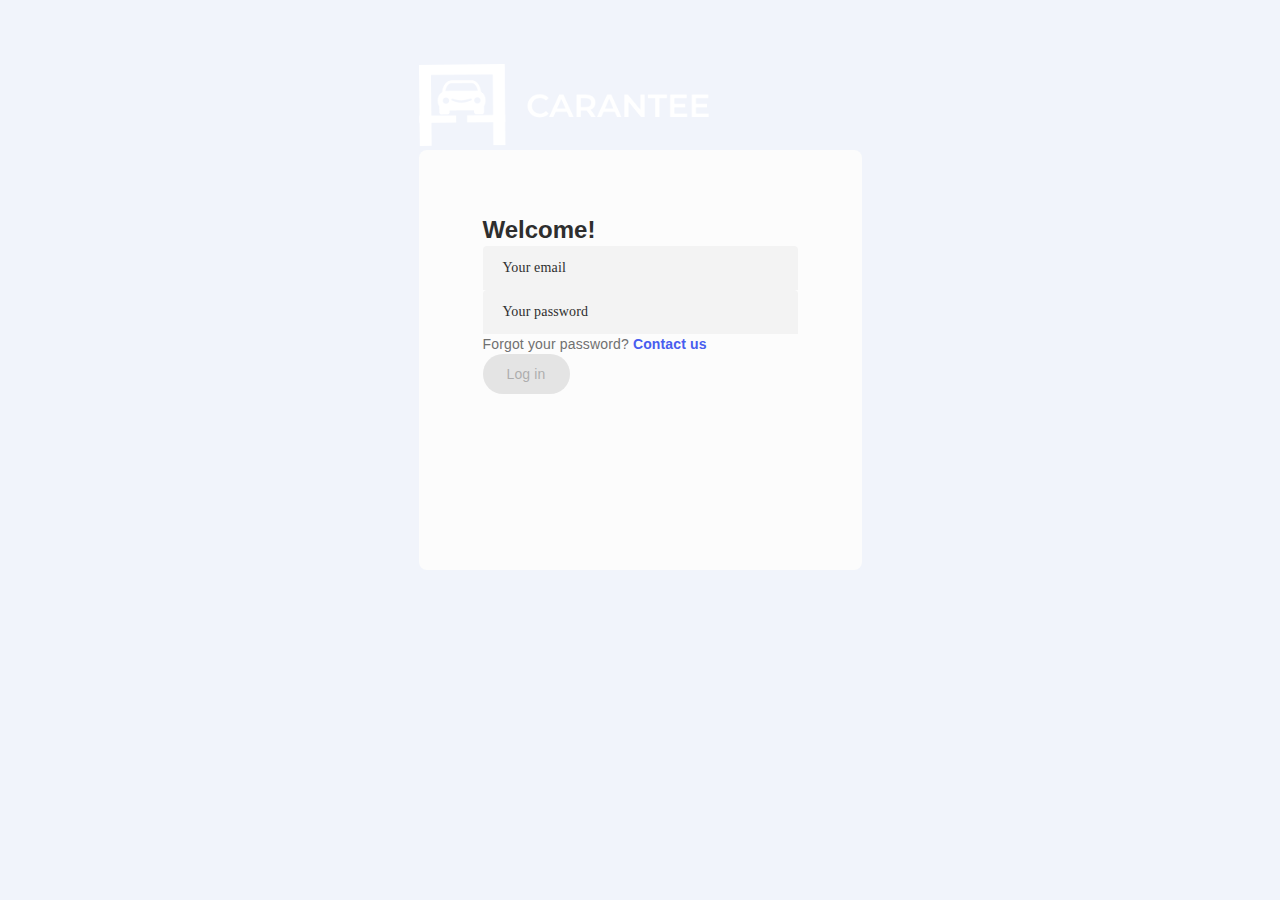
<file: signIn.html>
<!DOCTYPE html>
<html lang="en">

<head>
    <meta charset="UTF-8">
    <meta http-equiv="X-UA-Compatible" content="IE=edge">
    <meta name="viewport" content="width=device-width, initial-scale=1.0">
    <title>Document</title>
    <link rel="stylesheet" href="./assets/css/style.css">
    <link rel="stylesheet" href="./assets/css/responsive.css">
    <!-- CSS only -->
    <link href="https://cdn.jsdelivr.net/npm/bootstrap@5.2.0-beta1/dist/css/bootstrap.min.css" rel="stylesheet"
        integrity="sha384-0evHe/X+R7YkIZDRvuzKMRqM+OrBnVFBL6DOitfPri4tjfHxaWutUpFmBp4vmVor" crossorigin="anonymous">
    <!-- JavaScript Bundle with Popper -->
    <script src="https://cdn.jsdelivr.net/npm/bootstrap@5.2.0-beta1/dist/js/bootstrap.bundle.min.js"
        integrity="sha384-pprn3073KE6tl6bjs2QrFaJGz5/SUsLqktiwsUTF55Jfv3qYSDhgCecCxMW52nD2"
        crossorigin="anonymous"></script>
</head>


<body style=" background: #f1f4fb;">
    <div class="wrapper align-items-center">
        <div>
            <div class="logo mx-auto mb-4" style="max-width: 300px;">
                <img src="./assets/imgs/carantee-logo.png" alt="LOGO">
            </div>
            <div class="sign-in-content mx-auto">
                <div class="mx-auto text-center mb-5">
                    <h1 class="sign-title">
                        Welcome!
                    </h1>
                </div>
                <div class="mx-auto pt-2">
                    <div class="inputField mx-auto mb-3">
                        <input type="email" placeholder=" " />
                        <span>Your email</span>
                    </div>
                    <div class="inputField mx-auto">
                        <input type="password" placeholder=" " />
                        <span>Your password</span>
                    </div>
                    <p class="sign-description text-center my-3">
                        Forgot your password? <span> Contact us </span>
                    </p>
                    <div class="text-center mt-4">
                        <button class="gray-btn">Log in</button>
                    </div>
                </div>
            </div>
        </div>
    </div>

</body>

</html>
</file>
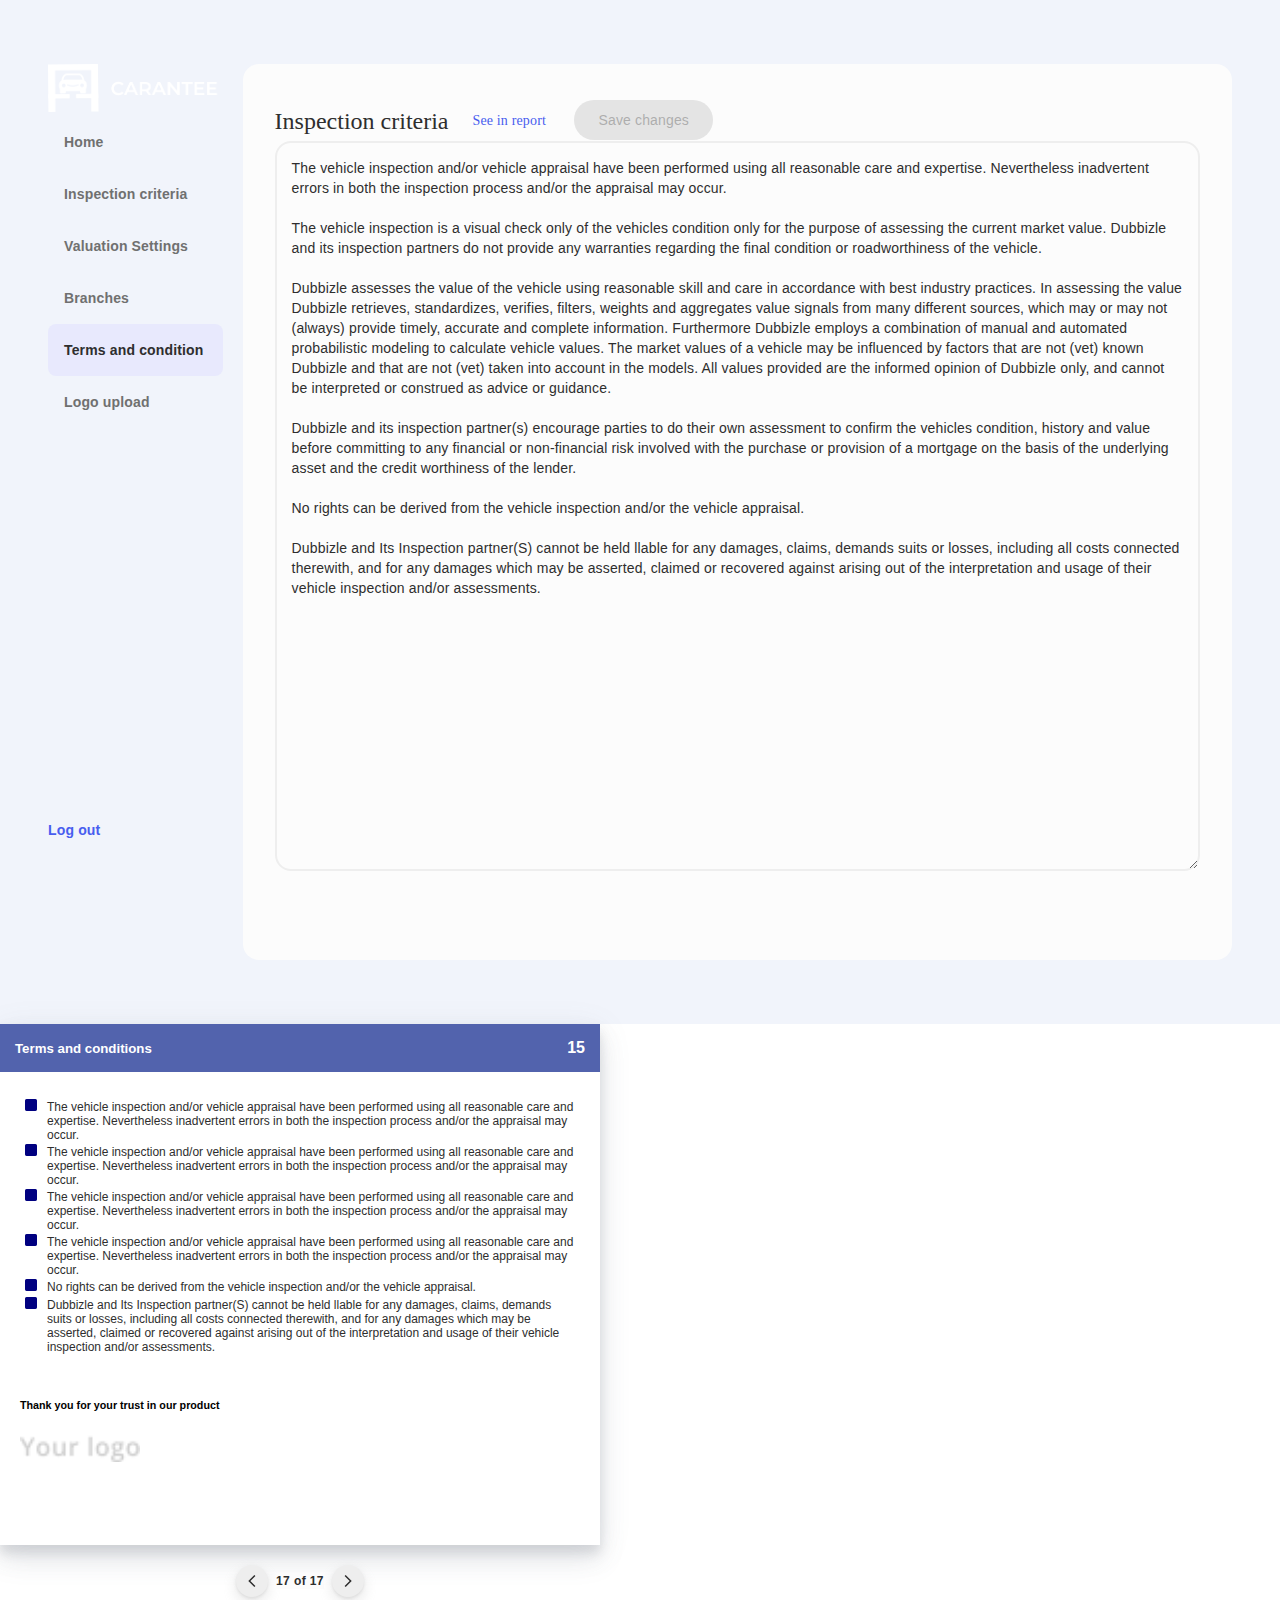
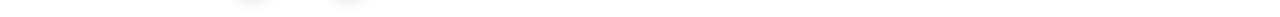
<file: terms&conditions.html>
<!DOCTYPE html>
<html lang="en">

<head>
    <meta charset="UTF-8">
    <meta http-equiv="X-UA-Compatible" content="IE=edge">
    <meta name="viewport" content="width=device-width, initial-scale=1.0">
    <title>Document</title>
    <link rel="stylesheet" href="./assets/css/style.css">
    <link rel="stylesheet" href="./assets/css/responsive.css">
    <!-- CSS only -->
    <link href="https://cdn.jsdelivr.net/npm/bootstrap@5.2.0-beta1/dist/css/bootstrap.min.css" rel="stylesheet"
        integrity="sha384-0evHe/X+R7YkIZDRvuzKMRqM+OrBnVFBL6DOitfPri4tjfHxaWutUpFmBp4vmVor" crossorigin="anonymous">
    <!-- JavaScript Bundle with Popper -->
    <script src="https://cdn.jsdelivr.net/npm/bootstrap@5.2.0-beta1/dist/js/bootstrap.bundle.min.js"
        integrity="sha384-pprn3073KE6tl6bjs2QrFaJGz5/SUsLqktiwsUTF55Jfv3qYSDhgCecCxMW52nD2"
        crossorigin="anonymous"></script>
</head>

<body>
    <div class="wrapper">
        <div class="sidebar-dashbord">
            <div class="md-sidebar mb-2">
                <div class="logo" style="width: 300px">
                    <img src="./assets/imgs/carantee-logo.png" alt="LOGO">
                </div>
                <div class="closeicon">
                    <button class="sidebar-togglebtn btn-gray" type="button" data-bs-toggle="offcanvas"
                        data-bs-target="#staticBackdrop" aria-controls="staticBackdrop">
                        ☰
                    </button>

                    <div class="offcanvas offcanvas-start" data-bs-backdrop="static" tabindex="-1" id="staticBackdrop"
                        aria-labelledby="staticBackdropLabel" style="background: #f1f4fb;">
                        <div class="offcanvas-header">
                            <div class="logo" style="width:60%">
                                <img src="./assets/imgs/carantee-logo.png" alt="LOGO">
                            </div>
                            <button type="button" class="btn-close" data-bs-dismiss="offcanvas"
                                aria-label="Close"></button>
                        </div>
                        <div class="offcanvas-body">
                            <aside class="main-sidebar" id="sidebar" style="display: block;">
                                <ul class="navBar pt-3">
                                    <a href="index.html">
                                        <li>Home</li>
                                    </a>
                                    <a href="inspectionCriteria.html">
                                        <li>Inspection criteria</li>
                                    </a>
                                    <a href="ValuationSettings.html">
                                        <li>Valuation Settings</li>
                                    </a>
                                    <a href="branches.html">
                                        <li>Branches</li>
                                    </a>
                                    <a href="terms&conditions.html">
                                        <li class="active">Terms and condition</li>
                                    </a>
                                    <a href="logoUpload.html">
                                        <li>Logo upload</li>
                                    </a>
                                </ul>
                                <div class="logout" style="margin-top: 3rem;">
                                    <a href="#">Log out</a>
                                </div>
                            </aside>
                        </div>
                    </div>
                </div>
            </div>
            <aside class="main-sidebar" id="sidebar">
                <div class="logo mb-5">
                    <img src="./assets/imgs/carantee-logo.png" alt="LOGO">
                </div>
                <ul class="navBar pt-5">
                    <a href="index.html">
                        <li>Home</li>
                    </a>
                    <a href="inspectionCriteria.html">
                        <li>Inspection criteria</li>
                    </a>
                    <a href="ValuationSettings.html">
                        <li>Valuation Settings</li>
                    </a>
                    <a href="branches.html">
                        <li>Branches</li>
                    </a>
                    <a href="terms&conditions.html">
                        <li class="active">Terms and condition</li>
                    </a>
                    <a href="logoUpload.html">
                        <li>Logo upload</li>
                    </a>
                </ul>
                <div class="logout">
                    <a href="#">Log out</a>
                </div>
            </aside>
        </div>

        <div class="content-wrapper">
            <section class="content">
                <div class="content-head justify-content-between">
                    <h1 class="content-title">
                        Inspection criteria
                    </h1>
                    <div class="d-flex align-items-center gap-2 flex-wrap">
                        <button type="button" class="revert-btn"  data-bs-toggle="modal" data-bs-target="#exampleModal">See in report</button>
                        <button type="button" class="gray-btn">
                            Save changes
                        </button>
                    </div>
                </div>
                <textarea class="termsConditions mt-5">
The vehicle inspection and/or vehicle appraisal have been performed using all reasonable care and expertise. Nevertheless inadvertent errors in both the inspection process and/or the appraisal may occur.

The vehicle inspection is a visual check only of the vehicles condition only for the purpose of assessing the current market value. Dubbizle and its inspection partners do not provide any warranties regarding the final condition or roadworthiness of the vehicle.
                    
Dubbizle assesses the value of the vehicle using reasonable skill and care in accordance with best industry practices. In assessing the value Dubbizle retrieves, standardizes, verifies, filters, weights and aggregates value signals from many different sources, which may or may not (always) provide timely, accurate and complete information. Furthermore Dubbizle employs a combination of manual and automated probabilistic modeling to calculate vehicle values. The market values of a vehicle may be influenced by factors that are not (vet) known Dubbizle and that are not (vet) taken into account in the models. All values provided are the informed opinion of Dubbizle only, and cannot be interpreted or construed as advice or guidance.
                    
Dubbizle and its inspection partner(s) encourage parties to do their own assessment to confirm the vehicles condition, history and value before committing to any financial or non-financial risk involved with the purchase or provision of a mortgage on the basis of the underlying asset and the credit worthiness of the lender.
                    
No rights can be derived from the vehicle inspection and/or the vehicle appraisal.
                    
Dubbizle and Its Inspection partner(S) cannot be held llable for any damages, claims, demands suits or losses, including all costs connected therewith, and for any damages which may be asserted, claimed or recovered against arising out of the interpretation and usage of their vehicle inspection and/or assessments.
                </textarea>
            </section>
        </div>
    </div>


    <!-- Modal -->
    <div class="modal fade mt-3" id="exampleModal" tabindex="-1" aria-labelledby="exampleModalLabel" aria-hidden="true">
        <div class="modal-dialog terms-modal">
            <div class="modal-content p-0">
                <div class="termsModal-head">
                    <h5 class="m-0 p-0">
                        Terms and conditions
                    </h5>
                    <h4 class="m-0 p-0">15</h4>
                </div>
                <div class="termsModal-body">
                    <div class="termsMOdal-text">
                        <div class="blue-box">
                            <img src="./assets/imgs/bluebox.png" height="12" width="12" alt="loading">
                        </div>
                        <p>
                            The vehicle inspection and/or vehicle appraisal have been performed using all reasonable
                            care and
                            expertise. Nevertheless inadvertent errors in both the inspection process and/or the
                            appraisal
                            may occur.
                        </p>
                    </div>
                    <div class="termsMOdal-text">
                        <div class="blue-box">
                            <img src="./assets/imgs/bluebox.png" height="12" width="12" alt="loading">
                        </div>
                        <p>
                            The vehicle inspection and/or vehicle appraisal have been performed using all reasonable
                            care and
                            expertise. Nevertheless inadvertent errors in both the inspection process and/or the
                            appraisal
                            may occur.
                        </p>
                    </div>
                    <div class="termsMOdal-text">
                        <div class="blue-box">
                            <img src="./assets/imgs/bluebox.png" height="12" width="12" alt="loading">
                        </div>
                        <p>
                            The vehicle inspection and/or vehicle appraisal have been performed using all reasonable
                            care and
                            expertise. Nevertheless inadvertent errors in both the inspection process and/or the
                            appraisal
                            may occur.
                        </p>
                    </div>
                    <div class="termsMOdal-text">
                        <div class="blue-box">
                            <img src="./assets/imgs/bluebox.png" height="12" width="12" alt="loading">
                        </div>
                        <p>
                            The vehicle inspection and/or vehicle appraisal have been performed using all reasonable
                            care and
                            expertise. Nevertheless inadvertent errors in both the inspection process and/or the
                            appraisal
                            may occur.
                        </p>
                    </div>
                    <div class="termsMOdal-text">
                        <div class="blue-box">
                            <img src="./assets/imgs/bluebox.png" height="12" width="12" alt="loading">
                        </div>
                        <p>
                            No rights can be derived from the vehicle inspection and/or the vehicle appraisal.
                        </p>
                    </div>
                    <div class="termsMOdal-text">
                        <div class="blue-box">
                            <img src="./assets/imgs/bluebox.png" height="12" width="12" alt="loading">
                        </div>
                        <p>
                            Dubbizle and Its Inspection partner(S) cannot be held llable for any damages, claims,
                            demands
                            suits or losses, including all costs connected therewith, and for any damages which may be
                            asserted, claimed or recovered against arising out of the interpretation and usage of their
                            vehicle inspection and/or assessments.
                        </p>
                    </div>

                </div>
                <div class="termsModal-footer">
                    <h6 class="my-3 text-center">
                        Thank you for your trust in our product
                    </h6>
                    <div class="termsModal-logo mx-auto">
                        <img src="./assets/imgs/Your logo.png" alt="loading">
                    </div>
                </div>
            </div>
            <div class="pagination">
                <div class="arrow">
                    <svg width="8" height="14" viewBox="0 0 8 14" fill="none" xmlns="http://www.w3.org/2000/svg">
                        <path d="M6.35181 11.999L1.35398 6.99975L6.35181 2.00049" stroke="#2E2E2E" stroke-width="1.5"
                            stroke-linecap="square" />
                    </svg>
                </div>
                <p>17 of 17</p>
                <div class="arrow">
                    <svg style=" transform: rotateY(180deg);" width="8" height="14" viewBox="0 0 8 14" fill="none" xmlns="http://www.w3.org/2000/svg">
                        <path d="M6.35181 11.999L1.35398 6.99975L6.35181 2.00049" stroke="#2E2E2E" stroke-width="1.5"
                            stroke-linecap="square" />
                    </svg>
                </div>
            </div>
        </div>
    </div>



</body>

</html>
</file>
<file: assets/css/style.css>
* {
  margin: 0;
  padding: 0;
  box-sizing: border-box;
  font-family: "Open Sans", sans-serif;
  font-style: normal;
}

body {
  overflow-x: hidden;
}
.wrapper {
  width: 100%;
  display: flex;
  justify-content: center;
  align-items: flex-start;
  background: #f1f4fb;
  padding: 4rem 3rem;
}

/* sidebar */
.md-sidebar {
  display: none;
}
.sidebar-dashbord {
  width: 15%;
}
.logo {
  width: 100%;
  text-align: center;
}
.logo img {
  width: 100%;
}
.sidebar-togglebtn {
  padding: 5px 10px;
  border: 2px solid #eeeeee;
}
ul.navBar {
  list-style: none;
  padding: 0;
  margin: 0;
}

ul.navBar li {
  font-weight: 600;
  font-size: 14px;
  line-height: 20px;
  letter-spacing: 0.15px;
  color: #707070;
  text-decoration: none;
  padding: 16px;
}

ul.navBar a {
  text-decoration: none;
}
.active,
.navBar li:hover,
.navBar li:active {
  background: #e8e9fd;
  border-radius: 8px;
  color: #2e2e2e !important;
}
.logout {
  margin-top: 24.5rem;
}
.logout a {
  font-weight: 600;
  font-size: 14px;
  line-height: 20px;
  letter-spacing: 0.15px;
  color: #485def;
  text-decoration: none;
}

/*  Endsidebar  */
.sign-in-content {
  width: 443px;
  min-height: 420px;
  background: #fcfcfc;
  border-radius: 8px;
  padding: 64px;
}
.sign-title {
  font-weight: 600;
  font-size: 24px;
  line-height: 32px;
  color: #2e2e2e;
}
.sign-description {
  font-weight: 400;
  font-size: 14px;
  line-height: 20px;
  letter-spacing: 0.15px;
  color: #707070;
}
.sign-description span {
  color: #485def;
  font-weight: 600;
}
.inputField {
  position: relative;
  display: flex;
  flex-direction: row;
  justify-content: space-between;
  align-items: center;
  gap: 10px;
  width: 315px;
  height: 44px;
  background: #f3f3f3;
  border-radius: 4px 4px 0px 0px;
  flex: none;
  order: 0;
  align-self: stretch;
  flex-grow: 0;
}
.inputField input {
  height: 100%;
  width: 100%;
  border: none;
  background: none;
  padding: 12px 12px 0px 16px;
  font-weight: 400;
  font-size: 14px;
  line-height: 20px;
  letter-spacing: 0.15px;
  color: #2e2e2e;
}
.inputField input:focus {
  background: #e8e9fd;
  border-bottom: 2px solid #485def;
  border-radius: 4px 4px 0px 0px;
  outline: none;
}
.inputField span {
  pointer-events: none;
  position: absolute;
  padding-left: 20px;
  left: 0;
  top: 50%;
  -webkit-transform: translateY(-50%);
  transform: translateY(-50%);
  cursor: text;
  font-family: "Open Sans";
  font-style: normal;
  font-weight: 400;
  font-size: 14px;
  line-height: 20px;
  letter-spacing: 0.15px;
  color: #2e2e2e;
}
.inputField input:focus + span,
.inputField input:not(:placeholder-shown) + span {
  top: 5px;
  margin-bottom: 10px;
  -webkit-transform: scale(0.7) translateY(-10%) translateX(-8.5px);
  transform: scale(0.7) translateY(-10%) translateX(-18.5px);
  font-size: 14px;
  font-weight: 600;
  line-height: 12px;
  letter-spacing: 0.4px;
  color: #485def;
}
.inputField input,
.inputField span {
  -webkit-user-select: none;
  -moz-user-select: none;
  -ms-user-select: none;
  user-select: none;
  -webkit-transition: all 0.2s;
  transition: all 0.2s;
  -webkit-transition-timing-function: cubic-bezier(0.25, 0.1, 0.25, 1);
  transition-timing-function: cubic-bezier(0.25, 0.1, 0.25, 1);
}
.content-wrapper {
  width: 85%;
  min-height: 896px;
  background: #fcfcfc;
  border-radius: 16px;
  margin-left: 20px;
}
.content-wrapper .content {
  width: 100%;
  padding: 36px 32px 8px;
}
.content-head {
  display: flex;
  align-items: center;
  flex-wrap: wrap;
}
.content-title {
  font-family: "Open Sans";
  font-style: normal;
  font-weight: 400;
  font-size: 24px;
  line-height: 32px;
  color: #2e2e2e;
}
.inspections-summary {
  width: 70%;
  padding-top: 15px;
}
.summary-title {
  font-weight: 600;
  font-size: 16px;
  line-height: 24px;
  letter-spacing: 0.5px;
  color: #2e2e2e;
}
.summary-container {
  display: flex;
  align-items: center;
  gap: 16px;
  flex-wrap: wrap;
}
.summary-box {
  display: flex;
  flex-direction: column;
  align-items: flex-start;
  padding: 16px;
  gap: 4px;
  width: 160px;
  height: 108px;
  background: #f1f4fb;
  border-radius: 8px;
  flex: none;
  order: 0;
  align-self: stretch;
}
.box-title {
  font-weight: 600;
  font-size: 24px;
  line-height: 32px;
  color: #485def;
}
.box-description {
  font-weight: 400;
  font-size: 14px;
  line-height: 20px;
  letter-spacing: 0.15px;
  color: #707070;
}
.content-details {
  font-size: 16px;
  line-height: 24px;
  letter-spacing: 0.5px;
  color: #2e2e2e;
}
.details-container {
  display: flex;
  justify-content: space-between;
  align-items: center;
  padding: 26px;
  border-bottom: 1px solid #eeeeee;
}
.details-container:hover,
.details-container:active,
.details-container:focus {
  background: #f8f8f8;
  border-radius: 4px;
}
.details-text p {
  font-weight: 400;
  font-size: 14px;
  line-height: 20px;
  letter-spacing: 0.15px;
  color: #707070;
  margin: 0;
  padding: 0;
}
.details-link {
  text-align: end;
  min-width: 200px;
  margin-left: 5px;
}
.details-link a {
  font-weight: 400;
  font-size: 14px;
  line-height: 20px;
  text-align: end;
  letter-spacing: 0.15px;
  color: #485def;
  text-decoration: none;
  padding: 10px 12px;
}
.details-link a:active,
.details-link a:hover,
.details-link a:focus {
  background: #e8e9fd;
  border-radius: 100vh;
  padding: 10px 12px;
}
.inspection-search {
  display: flex;
  flex-direction: row;
  align-items: center;
  gap: 12px;
  width: 204px;
  height: 48px;
  background: #f8f8f8;
  border: 1px solid #f3f3f3;
  border-radius: 4px;
  flex: none;
  order: 0;
  flex-grow: 0;
  padding-left: 10px;
  padding-right: 10px;
}
.inspection-search input {
  padding: 12px 6px 12px 6px;
  border: none;
  background: none;
  font-weight: 400;
  font-size: 12px;
  line-height: 16px;
  letter-spacing: 0.4px;
  color: #858585;
  margin: 0;
}
.inspection-search input:active,
.inspection-search input:focus {
  outline: none;
  border: none;
  background: transparent;
}
.gray-btn {
  padding: 10px 24px;
  background: rgba(46, 46, 46, 0.3);
  border-radius: 100vw;
  font-weight: 400;
  font-size: 14px;
  line-height: 20px;
  letter-spacing: 0.15px;
  color: #2e2e2e;
  opacity: 0.38;
  border: none;
}
.gray-btn:hover,
.gray-btn:active {
  background: #485def;
  color: #fcfcfc;
  opacity: 1;
}
.content-nav {
  margin: 2rem 0 24px;
}
.content-section {
  display: none;
  padding: 24px 0 0;
  border-top: 2px solid #ddd;
}
.content-input {
  display: none;
}
.content-label {
  font-family: "Open Sans";
  font-style: normal;
  font-weight: 400;
  font-size: 12px;
  line-height: 16px;
  letter-spacing: 0.4px;
  color: #707070;
  padding-bottom: 12px;
  margin-right: 25px;
  margin-bottom: -2px;
  border-bottom: 2px solid transparent;
}
.content-label span {
  display: none;
  margin-left: 5px;
}
.content-label:hover,
.content-label:active {
  color: #485def;
  cursor: pointer;
}
.content-input + .content-label:hover,
.content-input + .content-label:active {
  border-bottom: 2px solid #485def !important ;
}
#tab1:checked ~ #content1,
#tab2:checked ~ #content2,
#tab3:checked ~ #content3,
#tab4:checked ~ #content4,
#tab5:checked ~ #content5,
#tab6:checked ~ #content6,
#tab7:checked ~ #content7,
#tab8:checked ~ #content8 {
  display: block;
}
input.content-input:checked + label.content-label {
  color: #485def;
  border-bottom: 2px solid #485def !important;
}
@media screen and (max-width: 650px) {
  label {
    font-size: 0;
  }

  label:before {
    margin: 0;
    font-size: 18px;
  }
}
@media screen and (max-width: 400px) {
  label {
    padding: 15px;
  }
}
.enableDisabal {
  display: flex;
  flex-direction: row;
  justify-content: space-between;
  align-items: center;
  padding: 24px;
  background: #f8f8f8;
  border-radius: 4px;
  gap: 10px;
}

.enableDisabal-title {
  font-weight: 600;
  font-size: 14px;
  line-height: 20px;
  letter-spacing: 0.15px;
  color: #707070;
  margin: 0;
  padding: 0;
}
.enableDisabal-description {
  font-weight: 400;
  font-size: 12px;
  line-height: 16px;
  letter-spacing: 0.4px;
  color: #858585;
  margin: 0 0 4px;
  padding: 0;
}
.enableDisable-btns {
  display: flex;
  justify-content: center;
  align-items: center;
  padding: 4px;
  background: #fcfcfc;
  border-radius: 24px;
}
.disable-btn,
.enable-btn {
  font-weight: 400;
  font-size: 12px;
  line-height: 16px;
  letter-spacing: 0.4px;
  color: #b0b0b0;
  border: none;
  background: none;
  padding: 8px 12px;
}
.disable-btn:hover,
.disable-btn:focus {
  font-weight: 600;
  font-size: 12px;
  line-height: 16px;
  letter-spacing: 0.4px;
  color: #707070;
  background: #cdcdcd;
  border: none;
  border-radius: 100vh;
  outline: none;
}
.enable-btn:hover,
.enable-btn:focus {
  padding: 8px 12px;
  background: #e8e9fd;
  border: none;
  border-radius: 100vh;
  outline: none;
  font-weight: 600;
  font-size: 12px;
  line-height: 16px;
  letter-spacing: 0.4px;
  color: #485def;
}
.enabledisable-row {
  display: flex;
  align-items: center;
  padding: 16px 24px;
  gap: 48px;
  background: #fcfcfc;
  border-radius: 4px;
  border-bottom: 1px solid #eeeeee;
}
.enablesdisable-rowId {
  font-weight: 700;
  font-size: 12px;
  line-height: 16px;
  letter-spacing: 0.4px;
  color: #858585;
  margin: 0;
  padding: 0;
}
.enabledisable-rowDetail {
  font-weight: 400;
  font-size: 14px;
  line-height: 20px;
  letter-spacing: 0.15px;
  color: #2e2e2e;
  margin: 0;
  padding: 0;
}
.disable-color {
  color: #b0b0b0 !important;
}
.enabledisable-toggleBtn {
  display: flex;
  justify-content: center;
  align-items: center;
  margin-left: auto;
}
.enabledisable-toggleBtn .switch {
  position: relative;
  display: inline-block;
  width: 28px;
  height: 16px;
  padding: 2px;
}
.enabledisable-toggleBtn .switch input {
  opacity: 0;
  width: 0;
  height: 0;
}
.enabledisable-toggleBtn .slider {
  position: absolute;
  cursor: pointer;
  top: 0;
  left: 0;
  right: 0;
  bottom: 0;
  background-color: #cdcdcd;
  -webkit-transition: 0.4s;
  transition: 0.4s;
}
.enabledisable-toggleBtn .slider:before {
  position: absolute;
  content: "";
  width: 12px;
  height: 12px;
  left: 2px;
  bottom: 2px;
  background-color: white;
  -webkit-transition: 0.4s;
  transition: 0.4s;
}
.enabledisable-toggleBtn input:checked + .slider {
  background-color: #2196f3;
}
.enabledisable-toggleBtn input:focus + .slider {
  box-shadow: 0 0 1px #2196f3;
}
.enabledisable-toggleBtn input:checked + .slider:before {
  -webkit-transform: translateX(12px);
  -ms-transform: translateX(12px);
  transform: translateX(12px);
}
.enabledisable-toggleBtn .slider.round {
  border-radius: 100vh;
}
.enabledisable-toggleBtn .slider.round:before {
  border-radius: 50%;
}

.get-price-title {
  font-weight: 600;
  font-size: 16px;
  line-height: 24px;
  letter-spacing: 0.5px;
  color: #2e2e2e;
  margin: 0px 0 18px;
  padding: 24px 0 0;
}
.get-price {
  display: flex;
  justify-content: space-between;
  align-items: center;
}
.get-price-box {
  display: flex;
  justify-content: center;
  align-items: center;
  gap: 18px;
}
.price-checkbox {
  text-align: center;
  line-height: 20px;
}
.price-checkbox-container {
  display: block;
  position: relative;
  padding-left: 35px;
  margin-bottom: 1.3rem;
  cursor: pointer;
  font-size: 22px;
  -webkit-user-select: none;
  -moz-user-select: none;
  -ms-user-select: none;
  user-select: none;
}

.price-checkbox-container input {
  position: absolute;
  opacity: 0;
  cursor: pointer;
  height: 0;
  width: 0;
}

.checkmark {
  position: absolute;
  top: 0;
  left: 0;
  height: 20px;
  width: 20px;
  border-radius: 50%;
  border: 2px solid #cdcdcd;
  display: flex;
  justify-content: center;
  align-items: center;
}
.price-checkbox-container input:checked ~ .checkmark {
  background-color: transparent;
}
.checkmark:after {
  content: "";
  position: absolute;
  display: none;
}
.price-checkbox-container input:checked ~ .checkmark:after {
  display: block;
}
.price-checkbox-container .checkmark:after {
  width: 10px;
  height: 10px;
  background: #485def;
  border-radius: 50%;
}

.price-details h6 {
  font-weight: 400;
  font-size: 14px;
  line-height: 20px;
  letter-spacing: 0.15px;
  color: #2e2e2e;
  margin: 0;
  padding: 0;
}
.price-details p {
  font-weight: 400;
  font-size: 12px;
  line-height: 16px;
  letter-spacing: 0.4px;
  color: #707070;
  margin: 4px 0 0;
  padding: 0;
}
.price-persentage {
  max-width: 88px;
  display: flex;
  justify-content: center;
  align-items: center;
  border-bottom: 2px solid #eeeeee;
  margin-top: -5%;
}

.price-persentage input {
  width: 80%;
  border: none;
  font-weight: 400;
  font-size: 14px;
  line-height: 20px;
  letter-spacing: 0.15px;
  color: #2e2e2e;
}
input::-webkit-outer-spin-button,
input::-webkit-inner-spin-button {
  -webkit-appearance: none;
  margin: 0;
}
/* Firefox */
input[type="number"] {
  -moz-appearance: textfield;
}
input:focus {
  outline: none;
}
.price-persentage span {
  width: 20%;
  font-weight: 400;
  font-size: 10px;
  line-height: 12px;
  letter-spacing: 0.4px;
  color: #858585;
  text-indent: 5px;
  margin: 0;
  padding: 0;
}
.adjust-based-title {
  font-weight: 600;
  font-size: 16px;
  line-height: 24px;
  letter-spacing: 0.5px;
  color: #2e2e2e;
  margin: 50px 0 48px;
  padding: 0;
}
.adjust-detailsRow {
  align-items: center;
}
.adjust-detailsBox {
  padding: 32px;
  background: #f8f8f8;
  border-radius: 8px;
  text-align: center;
}
.adjust-details-inner {
  width: 100%;
  background: #fcfcfc;
  border-radius: 8px;
  padding: 32px 24px;
}
.adjust-details-inner .line {
  background: #f3f3f3;
  border-radius: 2px;
  width: 72px;
  height: 8px;
}
.details-innerBox {
  background: #858585;
  border-radius: 2px;
  height: 24px;
  width: 24px;
  opacity: 0.7;
}
.details-inner-lineBox {
  height: 32px;
  background: #cdcdcd;
  opacity: 0.5;
  border-radius: 2px;
  display: flex;
  justify-content: end;
  align-items: center;
  padding: 6px 10px;
}
.linebox-line {
  width: 35px;
  height: 6px;
  left: 265px;
  top: 85px;
  background: #858585;
  border-radius: 2px;
}
.linebox-details {
  width: 102px;
  height: 20px;
  background: #b1abab;
  opacity: 0.5;
  border-radius: 2px;
  justify-content: flex-start;
  display: flex;
  align-items: center;
  margin-left: 5px;
  padding: 4px;
}
.linebox-details p {
  font-weight: 600;
  font-size: 10px;
  line-height: 12px;
  letter-spacing: 1.5px;
  color: #858585;
  margin: 0;
  padding: 0;
}
.details-innerSmallBox {
  width: 12px;
  height: 12px;
  background: #eeeeee;
  border-radius: 2px;
}
.end {
  background: #858585;
  opacity: 0.4;
}
.w-132px {
  width: 132px;
}
.w-90px {
  width: 90px;
}
.w-134px {
  width: 134px;
}
.w-156px {
  width: 156px;
}
.detailsInner-bottomContent {
  display: flex;
  justify-content: center;
  align-items: center;
  gap: 10px;
}
.bottomContent-text {
  font-weight: 400;
  font-size: 14px;
  text-align: justify;
  line-height: 20px;
  letter-spacing: 0.15px;
  color: #2e2e2e;
  margin: 0;
  padding: 0;
}
.profitMargin-btn {
  width: 90px;
  height: 40px;
  text-align: left;
  padding: 6px 10px 6px 12px;
  background: #eeeeee;
  border: none;
  border-radius: 4px 4px 0px 0px;
}
.profitMargin-btn p {
  font-weight: 400;
  font-size: 10px;
  line-height: 12px;
  letter-spacing: 0.4px;
  color: #b0b0b0;
  margin: 0;
  padding: 0;
}
.profitMargin-btn input {
  width: 100%;
  font-weight: 400;
  font-size: 14px;
  line-height: 20px;
  letter-spacing: 0.15px;
  color: #2e2e2e;
  border: none;
  background: transparent;
}
.aed-btns {
  background: rgba(46, 46, 46, 0.3);
  border-radius: 100vw;
  font-weight: 400;
  font-size: 14px;
  line-height: 20px;
  letter-spacing: 0.15px;
  color: #2e2e2e;
  opacity: 0.38;
  border: none;
}
.persentageAED {
  border: none;
  background: none;
}
.active-aed {
  display: inline-block;
  padding: 5px;
  background: #e8e9fd;
  border: none;
  border-radius: 24px;
  color: #485def !important;
}
.persentageLine-title {
  font-weight: 600;
  font-size: 10px;
  line-height: 12px;
  letter-spacing: 1.5px;
  color: #858585;
}
.persentageLine {
  height: 12px;
  background: #b1abab;
  opacity: 0.5;
  border-radius: 2px;
  padding: 3px;
}
.branches-table {
  overflow-x: auto;
}
.persentageLine-fil {
  background: #555555;
  opacity: 1;
  border-radius: 2px;
  height: 100%;
}
.branchesTable-title {
  font-weight: 600 !important;
  font-size: 11px;
  line-height: 16px;
  letter-spacing: 0.4px;
  text-transform: uppercase;
  color: #858585;
}
.branchesTable-description {
  font-weight: 600 !important;
  font-size: 14px;
  line-height: 20px;
  letter-spacing: 0.15px;
  color: #2e2e2e;
}

.branchesTable-description td {
  padding: 22px 0.5rem 8px !important;
}
.edit-delet-btn {
  margin-top: -6px;
}
.edit-delet-btn p {
  display: flex;
  justify-content: center;
  align-items: center;
  padding: 4px;
  width: 32px;
  height: 32px;
  background: #f3f3f3;
  border-radius: 100vh;
  cursor: pointer;
}
/* tooltip */
.tooltipbtn {
  position: relative;
  display: inline-block;
}

.tooltipbtn .tooltiptext {
  visibility: hidden;
  color: #fff;
  position: absolute;
  z-index: 1;
  bottom: 100%;
  left: 50%;
  margin-left: -60px;
  display: flex;
  justify-content: center;
  align-items: center;
  padding: 4px 12px;
  width: 71px;
  height: 24px;
  background: #2e2e2e;
  border-radius: 4px;
}

.tooltipbtn:hover .tooltiptext {
  visibility: visible;
}
.termsConditions {
  width: 100%;
  min-height: 730px;
  border: 2px solid #eeeeee;
  background: #fcfcfc;
  border-radius: 16px;
  font-weight: 400;
  font-size: 14px;
  line-height: 20px;
  letter-spacing: 0.15px;
  color: #2e2e2e;
  text-align: left;
  padding: 15px;
}
.termsConditions:focus {
  outline: none;
}
.termsConditions p,
.upload-logo p {
  font-weight: 400;
  font-size: 14px;
  line-height: 20px;
  letter-spacing: 0.15px;
  color: #2e2e2e;
}
.logo-title {
  font-weight: 600;
  font-size: 14px;
  line-height: 20px;
  text-align: center;
  letter-spacing: 0.15px;
  color: #2e2e2e;
  margin-bottom: 24px;
}
.upload-logo {
  display: flex;
  flex-direction: column;
  align-items: center;
  padding: 48px;
  gap: 4px;
  width: 280px;
  height: 140px;
  background: #f8f8f8;
  border: 1px dashed #eeeeee;
  border-radius: 8px;
}
.upload-points {
  color: red;
  margin-left: 0.5rem;
}
.upload-points h6P {
  font-size: 13px;
}

.upload-points ul li {
  font-size: 11px;
}
.fasttrakImg {
  width: 100%;
  position: relative;
}
.customLogo {
  width: 20%;
  height: 10%;
  display: flex;
  justify-content: center;
  align-items: center;
  background: transparent;
  position: absolute;
  top: 62%;
  left: 27%;
}
.customLogo img {
  width: 100%;
}
.fasttrakImg img {
  width: 100%;
}
.pagination {
  display: flex;
  justify-content: center;
  align-items: center;
  gap: 8px;
  margin: 20px auto;
}
.pagination p {
  font-weight: 600;
  font-size: 12px;
  line-height: 16px;
  letter-spacing: 0.4px;
  color: #2e2e2e;
  background: #fcfcfc;
  margin: 0;
  padding: 0;
}
.arrow {
  width: 32px;
  height: 32px;
  display: flex;
  justify-content: center;
  align-items: center;
  background: #eeeeee;
  box-shadow: 0px 6px 10px 4px rgba(176, 176, 176, 0.15),
    0px 2px 3px rgba(176, 176, 176, 0.3);
  border-radius: 100vh;
}
.arrow:hover,
.arrow:active {
  cursor: pointer;
  background: #ffff;
  box-shadow: 0px 16px 24px rgba(123, 131, 142, 0.14),
    0px 6px 30px rgba(123, 131, 142, 0.12),
    0px 8px 10px rgba(123, 131, 142, 0.2);
}

/* modal Box */
.modal-content {
  box-shadow: 0px 16px 24px rgb(123 131 142 / 14%),
    0px 6px 30px rgb(123 131 142 / 12%), 0px 8px 10px rgb(123 131 142 / 20%) !important;
}
.modal-header,
.modal-footer,
.modal-content {
  border: none !important;
}
.modalTitle {
  font-family: "Open Sans";
  font-style: normal;
  font-weight: 600;
  font-size: 24px;
  line-height: 32px;
  color: #2e2e2e;
}
.modal-description {
  font-family: "Open Sans";
  font-style: normal;
  font-weight: 400;
  font-size: 14px;
  line-height: 20px;
  text-align: center;
  letter-spacing: 0.15px;
  color: #707070;
}
.revert-btn {
  font-family: "Open Sans";
  font-style: normal;
  font-weight: 400;
  font-size: 14px;
  line-height: 20px;
  text-align: center;
  letter-spacing: 0.15px;
  color: #485def;
  border: none;
  background: none;
  padding: 10px 24px;
}
.blue-btn,
.revert-btn:hover {
  padding: 10px 24px;
  height: 40px;
  background: #485def;
  border: none;
  border-radius: 100vh;
  font-weight: 400;
  font-size: 14px;
  line-height: 20px;
  letter-spacing: 0.15px;
  color: #fcfcfc;
}

.modalForm-title {
  font-weight: 600;
  font-size: 10px;
  line-height: 12px;
  letter-spacing: 0.4px;
  text-transform: uppercase;
  color: #858585;
  margin: 0;
  padding: 0;
}
.modalForm-input {
  width: 100%;
  height: 44px;
  background: #f3f3f3;
  border: none;
  border-radius: 4px 4px 0px 0px;
  display: flex;
  flex-direction: row;
  justify-content: space-between;
  align-items: center;
  padding: 12px 12px 12px 16px;
  gap: 10px;
}
.modalForm-input:focus-visible {
  border: none;
  outline: none;
}

.terms-modal {
  max-width: 600px !important;
}
.termsModal-head {
  width: 100%;
  display: flex;
  justify-content: space-between;
  align-items: center;
  background: #5263ad;
  color: #ffffff;
  padding: 15px;
}
.termsModal-body {
  width: 100%;
  padding: 25px;
}
.termsMOdal-text {
  display: flex;
  justify-content: start;
  align-items: baseline;
  gap: 10px;
}
.termsMOdal-text p {
  font-size: 12px;
  font-weight: 400;
  color: #2e2e2e;
}
.termsModal-footer {
  width: 100%;
  padding: 20px;
}
.termsModal-logo {
  width: 120px;
  height: 90px;
  margin-top: 1.5rem;
}
.termsModal-logo img {
  width: 100%;
}
</file>
<file: assets/css/responsive.css>
@media only screen and (min-width: 992px) and (max-width: 1250px) {
  .wrapper{
    padding: 2rem;
  }
  .sidebar-dashbord {
    width: 20%;
  }
  .content-wrapper {
    width: 80%;
  }
  .details-link a {
    padding: 5px;
  }
  .details-link a:active,
  .details-link a:hover,
  .details-link a:focus {
    padding: 5px;
  }
  .detailsInner-bottomContent{
    flex-wrap: wrap;
  }
}

@media only screen and (max-width: 991px) {
  .wrapper {
    display: block;
    padding: 1rem;
  }
  .sidebar-dashbord {
    display: block;
    width: 100%;
    padding: 20px;
    margin: 0 auto;
  }
  .main-sidebar {
    display: none;
  }
  .md-sidebar {
    display: flex;
    justify-content: space-between;
    align-items: center;
  }
  .content-wrapper {
    width: 100%;
    margin: 0 auto;
  }
  .w-132px,
  .w-90px,
  .w-134px,
  .w-156px{
    width: 100%;
  }
}
@media only screen and (max-width: 768px) {
    .content-wrapper .content{
        padding: 25px 15px 8px;
    }
    .inspections-summary{
        width: auto;
    }
  .details-container {
    flex-wrap: wrap;
    justify-content: center;
    gap: 10px;
  }
  .details-link{
    text-align: center;
  }
  .get-price{
    flex-wrap: wrap;
    gap: 10px;
  }
  .adjust-detailsBox{
    padding: 20px;
  } 
}
@media only screen and (max-width: 765px){
  .branchesTable-title th,
  .branchesTable-description td{
    min-width: 150px;
  }
}
@media only screen and (max-width: 575px){
    .enableDisabal{
        flex-wrap: wrap;
        justify-content: center;
    }
    .enableDisable-btns{
        gap: 10px;
    }
    .enabledisable-row{
        gap: 20px;
    }
  .detailsInner-bottomContent{
    flex-wrap: wrap;
  }


  .sign-in-content{
    width: auto;
    padding: 25px;
  }
}

@media only screen and (max-width: 380px){
    .details-link a{
        font-size: 13px;
    }
    .summary-container{
        justify-content: center     ;
    }
    .sign-in-content{
        height: auto;
    }
    .inputField{
        width: auto;
    }
}
</file>
